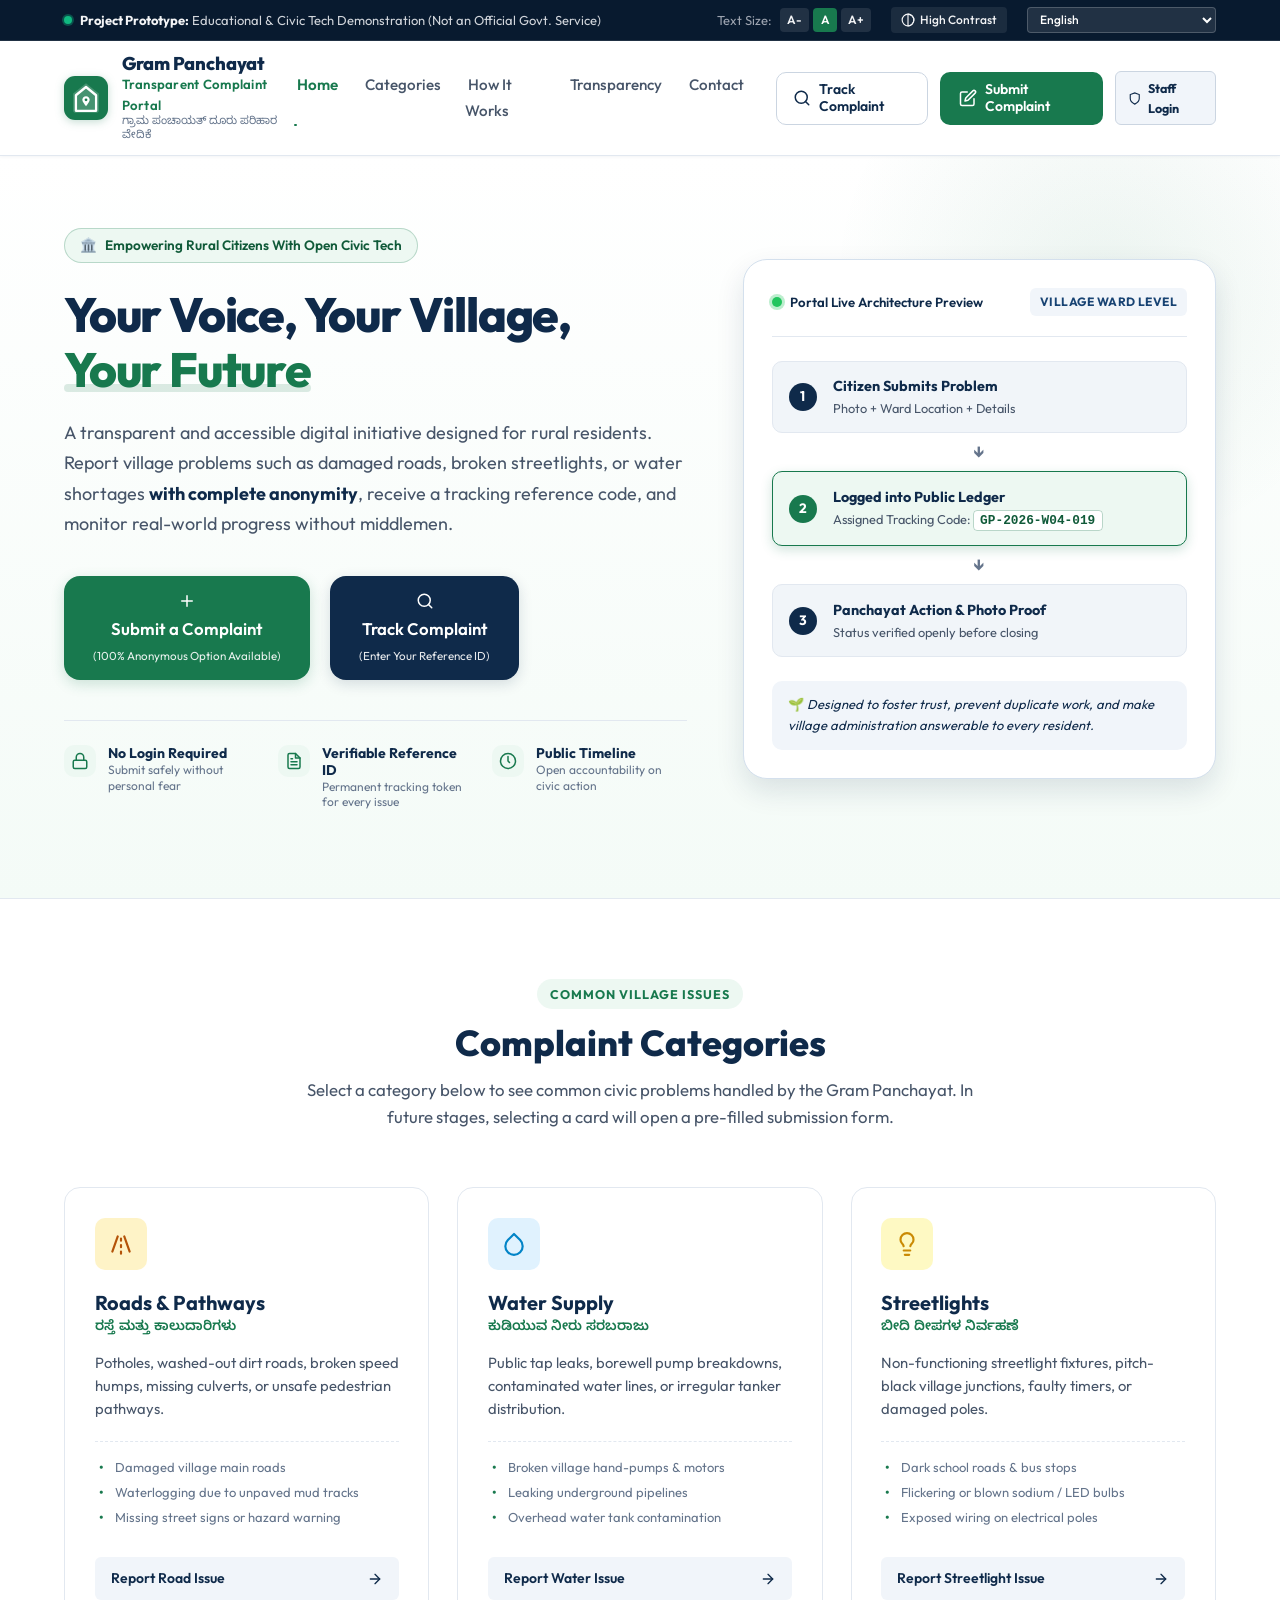
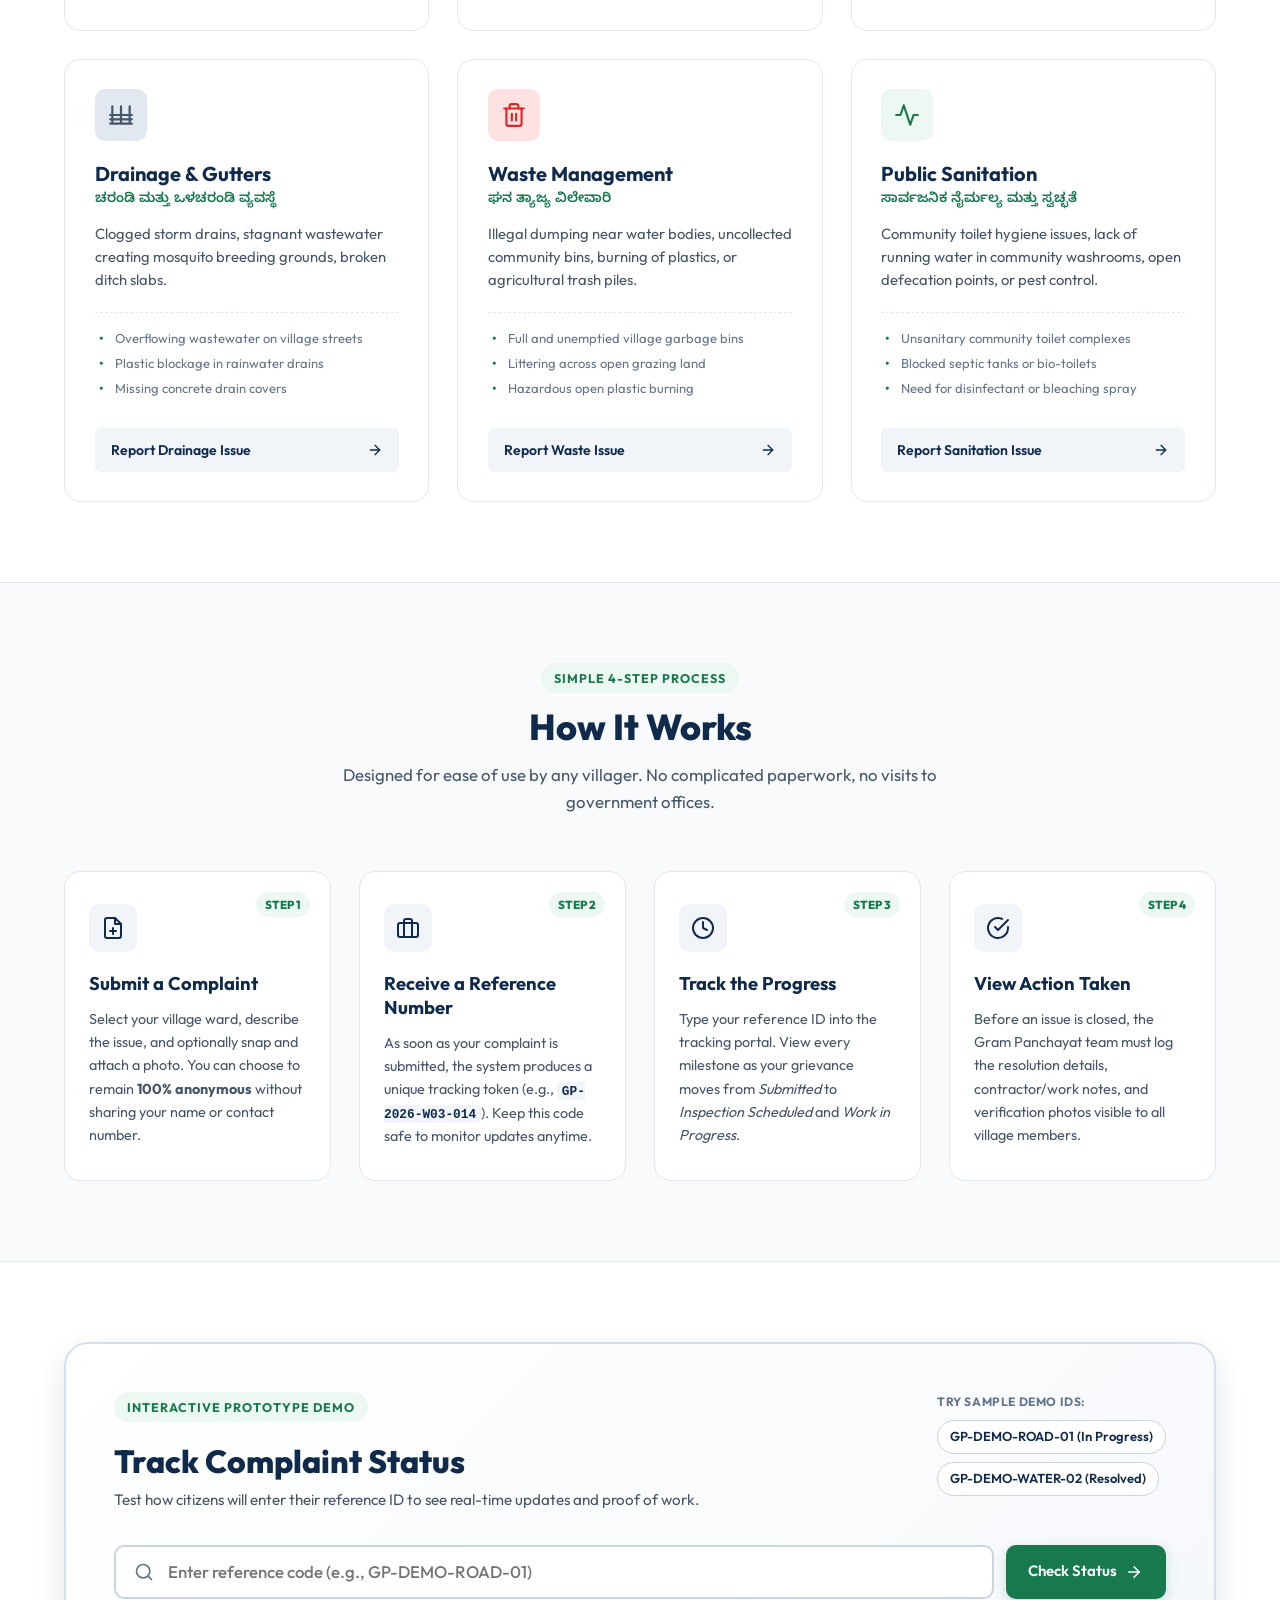
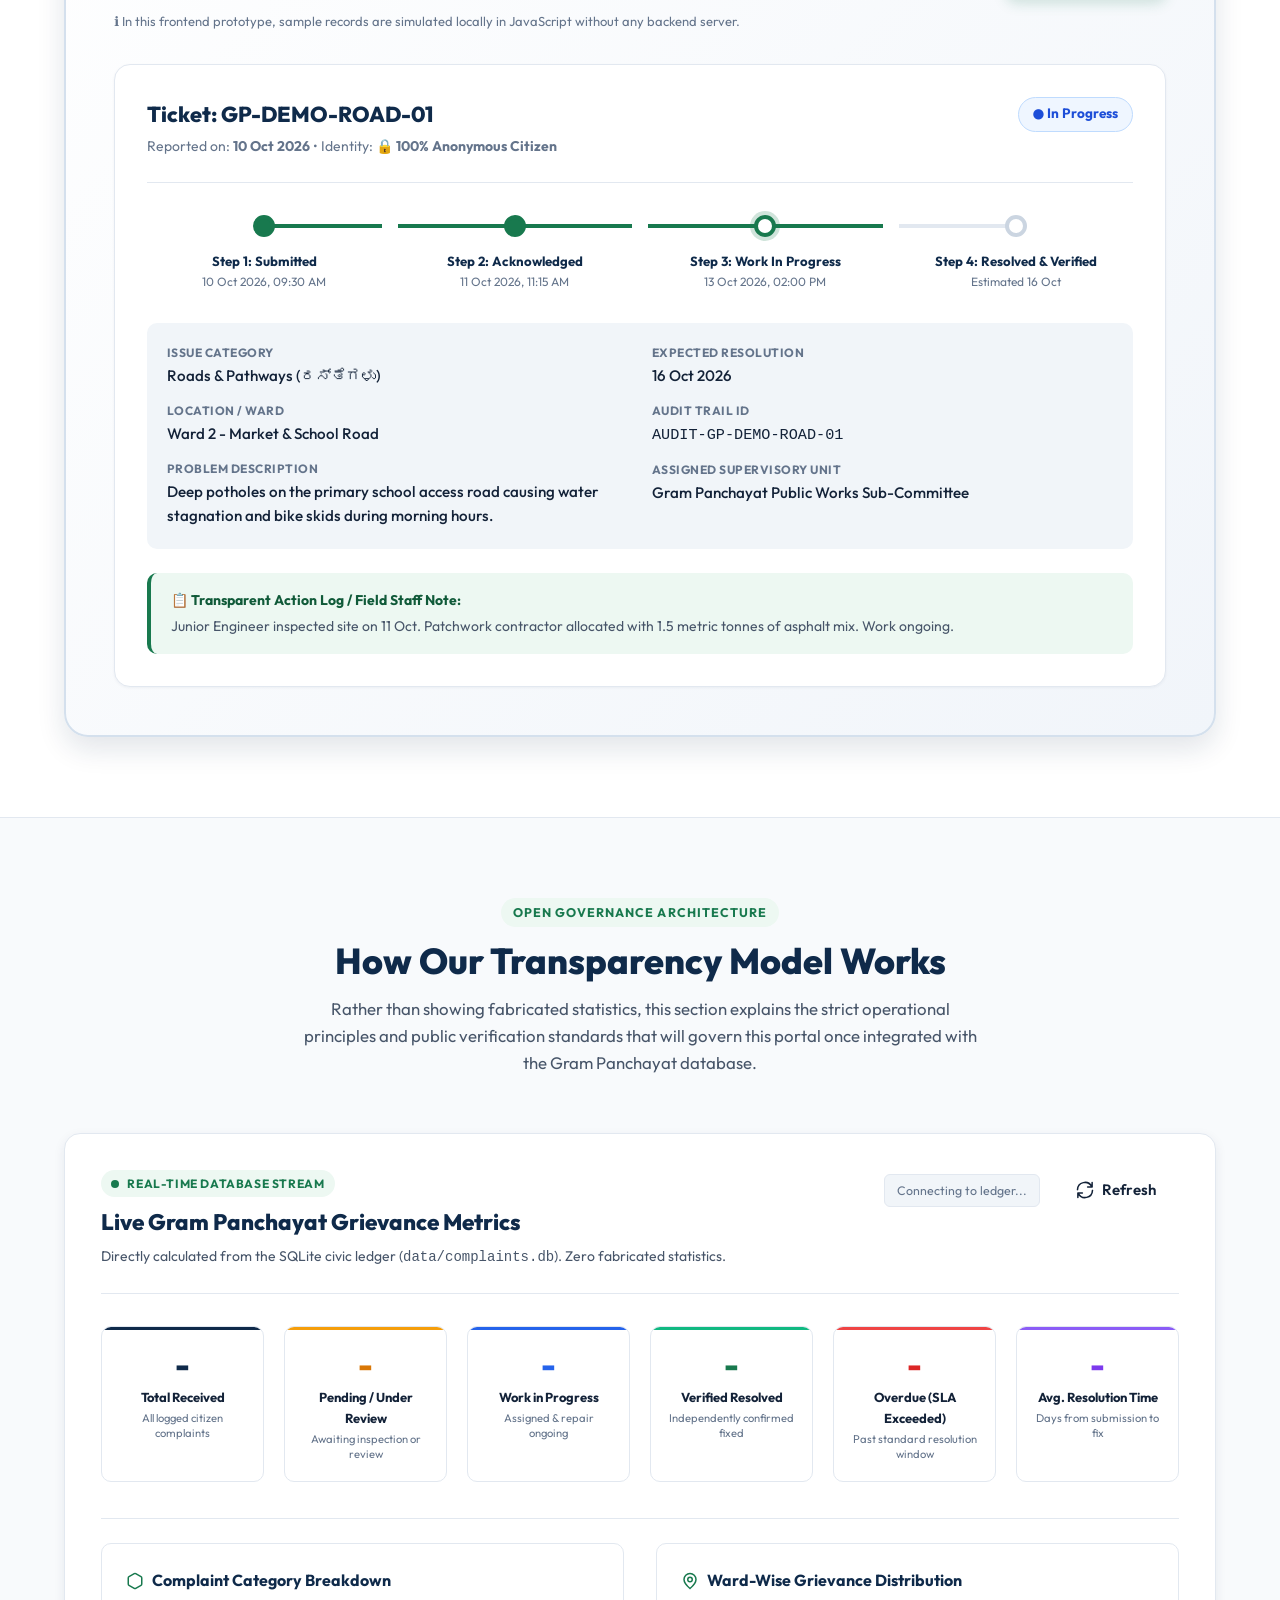
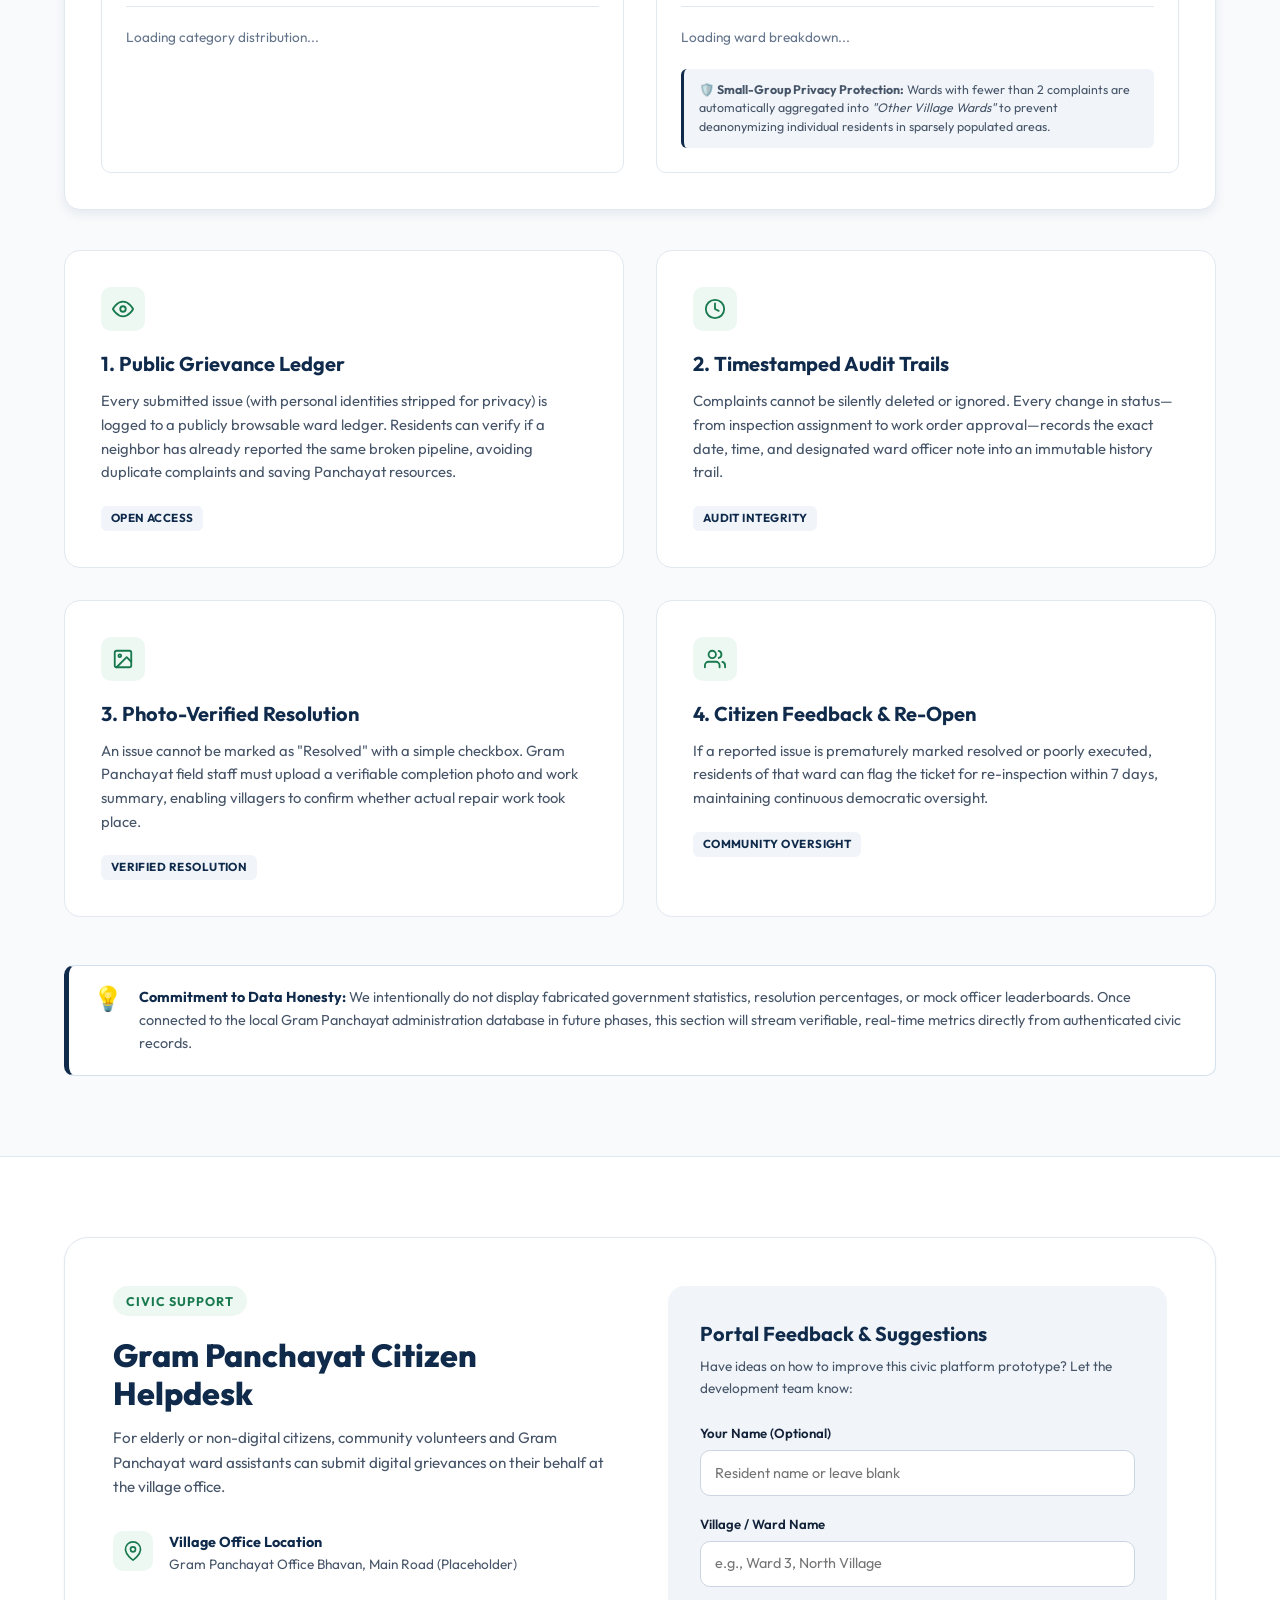
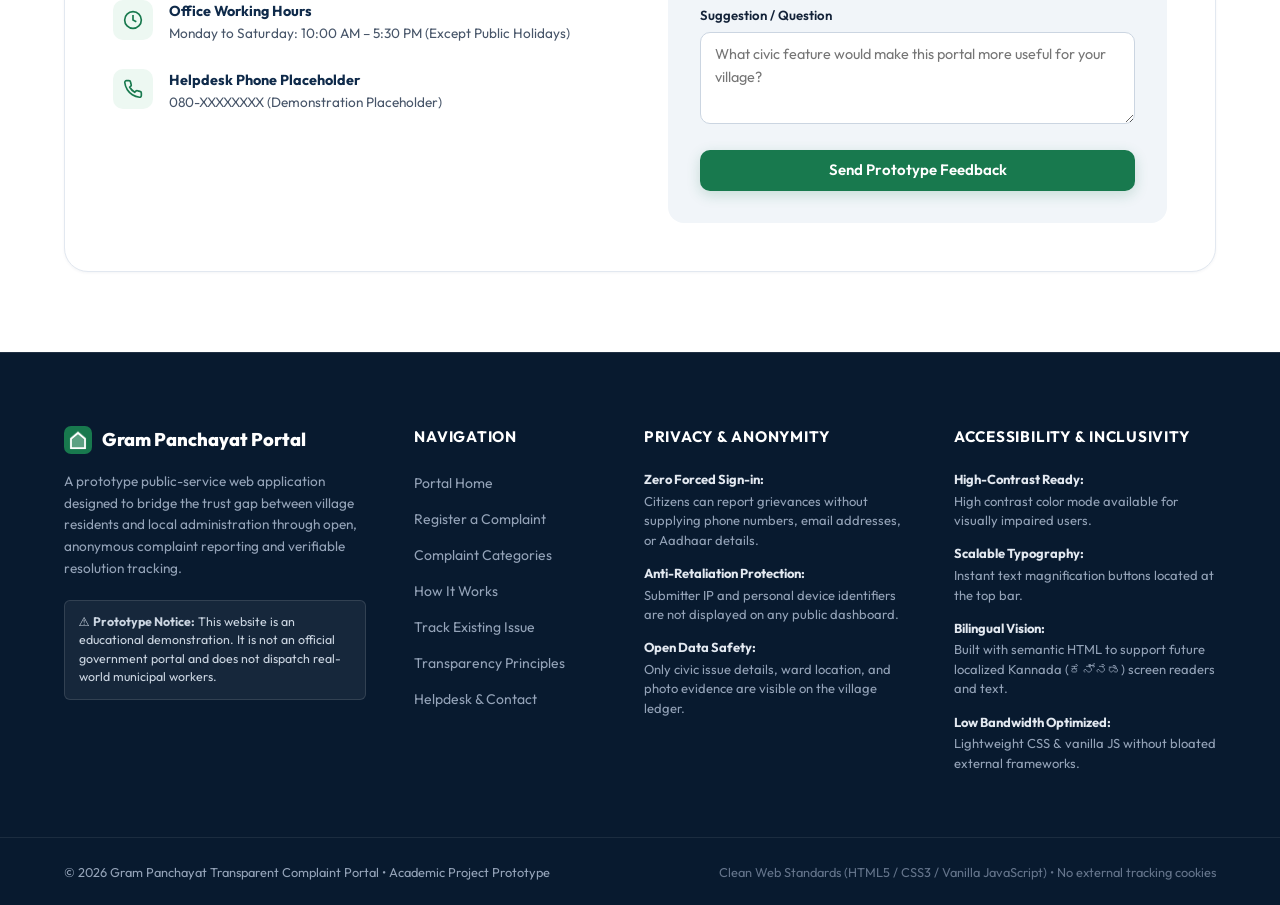
<file: GrampanchayathPortal/index.html>
<!DOCTYPE html>
<html lang="en">
<head>
  <meta charset="UTF-8">
  <meta name="viewport" content="width=device-width, initial-scale=1.0">
  <meta name="description" content="Gram Panchayat Transparent Complaint Portal - A community-first prototype empowering citizens to report rural civic issues anonymously and track resolution progress openly.">
  <title>Gram Panchayat Transparent Complaint Portal | ಗ್ರಾಮ ಪಂಚಾಯತ್ ದೂರು ಪೋರ್ಟಲ್</title>

  <!-- Google Fonts for modern typography & Kannada script support -->
  <link rel="preconnect" href="https://fonts.googleapis.com">
  <link rel="preconnect" href="https://fonts.gstatic.com" crossorigin>
  <link href="https://fonts.googleapis.com/css2?family=Outfit:wght@300;400;500;600;700;800&family=Noto+Sans+Kannada:wght@400;600;700&display=swap" rel="stylesheet">

  <!-- Main Stylesheet -->
  <link rel="stylesheet" href="style.css">
</head>
<body id="top">

  <!-- TOP ACCESSIBILITY & PROTOTYPE NOTICE BAR -->
  <aside class="top-announcement" aria-label="Prototype announcement and accessibility bar">
    <div class="container announcement-content">
      <div class="prototype-tag">
        <span class="badge-dot" aria-hidden="true"></span>
        <span class="badge-text"><strong>Project Prototype:</strong> Educational &amp; Civic Tech Demonstration (Not an Official Govt. Service)</span>
      </div>

      <div class="top-controls">
        <!-- Accessibility Font Controls -->
        <div class="font-resizer" role="group" aria-label="Adjust font size">
          <span class="ctrl-label" id="font-ctrl-label">Text Size:</span>
          <button type="button" id="btn-font-decrease" class="ctrl-btn" aria-label="Decrease text size" title="Smaller font">A-</button>
          <button type="button" id="btn-font-reset" class="ctrl-btn active" aria-label="Reset text size" title="Standard font">A</button>
          <button type="button" id="btn-font-increase" class="ctrl-btn" aria-label="Increase text size" title="Larger font">A+</button>
        </div>

        <!-- High Contrast Mode Toggle -->
        <button type="button" id="btn-contrast-toggle" class="contrast-btn" aria-pressed="false" title="Switch high contrast mode for readability">
          <svg class="icon" viewBox="0 0 24 24" fill="none" stroke="currentColor" stroke-width="2" stroke-linecap="round" stroke-linejoin="round" aria-hidden="true"><circle cx="12" cy="12" r="10"></circle><path d="M12 2a10 10 0 0 1 0 20Z"></path></svg>
          <span>High Contrast</span>
        </button>

        <!-- Future Language Switcher Demo (English / Kannada) -->
        <div class="lang-switch-wrap">
          <label for="lang-selector" class="sr-only">Select Portal Language</label>
          <select id="lang-selector" class="lang-select" aria-label="Language selector">
            <option value="en" selected>English</option>
            <option value="kn">ಕನ್ನಡ (Kannada Preview)</option>
          </select>
        </div>
      </div>
    </div>
  </aside>

  <!-- 1. HEADER & MAIN NAVIGATION -->
  <header class="site-header" id="main-header">
    <div class="container nav-container">
      <!-- Portal Branding -->
      <a href="#top" class="brand-link" aria-label="Gram Panchayat Complaint Portal Home">
        <div class="brand-emblem" aria-hidden="true">
          <!-- Stylized Village Community Icon (Non-governmental civic emblem) -->
          <svg viewBox="0 0 48 48" fill="none" class="emblem-svg">
            <rect width="48" height="48" rx="12" fill="#18794e"/>
            <path d="M24 8L10 19V38C10 39.1 10.9 40 12 40H36C37.1 40 38 39.1 38 38V19L24 8Z" fill="#ffffff" fill-opacity="0.2"/>
            <path d="M24 12L13 21V38H35V21L24 12Z" stroke="#ffffff" stroke-width="2.5" stroke-linejoin="round"/>
            <path d="M24 22C21.79 22 20 23.79 20 26C20 28.5 24 33 24 33C24 33 28 28.5 28 26C28 23.79 26.21 22 24 22Z" fill="#ffffff"/>
            <circle cx="24" cy="26" r="1.5" fill="#18794e"/>
          </svg>
        </div>
        <div class="brand-text">
          <span class="brand-title">Gram Panchayat</span>
          <span class="brand-subtitle">Transparent Complaint Portal</span>
          <span class="brand-kannada" lang="kn">ಗ್ರಾಮ ಪಂಚಾಯತ್ ದೂರು ಪರಿಹಾರ ವೇದಿಕೆ</span>
        </div>
      </a>

      <!-- Mobile Navigation Hamburger -->
      <button type="button" class="nav-toggle" id="nav-toggle-btn" aria-controls="primary-nav" aria-expanded="false" aria-label="Toggle navigation menu">
        <span class="hamburger-bar"></span>
        <span class="hamburger-bar"></span>
        <span class="hamburger-bar"></span>
      </button>

      <!-- Primary Navigation Links -->
      <nav class="primary-nav" id="primary-nav" aria-label="Main Navigation">
        <ul class="nav-list">
          <li class="nav-item"><a href="#top" class="nav-link active">Home</a></li>
          <li class="nav-item"><a href="#categories" class="nav-link">Categories</a></li>
          <li class="nav-item"><a href="#how-it-works" class="nav-link">How It Works</a></li>
          <li class="nav-item"><a href="#transparency" class="nav-link">Transparency</a></li>
          <li class="nav-item"><a href="#contact" class="nav-link">Contact</a></li>
        </ul>

        <div class="nav-actions">
          <a href="#tracking-demo" class="btn btn-outline-nav">
            <svg class="btn-icon" viewBox="0 0 24 24" fill="none" stroke="currentColor" stroke-width="2" stroke-linecap="round" stroke-linejoin="round" aria-hidden="true"><circle cx="11" cy="11" r="8"></circle><line x1="21" y1="21" x2="16.65" y2="16.65"></line></svg>
            <span>Track Complaint</span>
          </a>
          <a href="submit-complaint.html" class="btn btn-primary-nav" id="btn-nav-submit">
            <svg class="btn-icon" viewBox="0 0 24 24" fill="none" stroke="currentColor" stroke-width="2" stroke-linecap="round" stroke-linejoin="round" aria-hidden="true"><path d="M11 4H4a2 2 0 0 0-2 2v14a2 2 0 0 0 2 2h14a2 2 0 0 0 2-2v-7"></path><path d="M18.5 2.5a2.121 2.121 0 0 1 3 3L12 15l-4 1 1-4 9.5-9.5z"></path></svg>
            <span>Submit Complaint</span>
          </a>
          <a href="admin.html" class="btn-official-portal" title="Authorized Panchayat Staff & Officer Login">
            <svg width="15" height="15" viewBox="0 0 24 24" fill="none" stroke="currentColor" stroke-width="2"><path d="M12 22s8-4 8-10V5l-8-3-8 3v7c0 6 8 10 8 10z"/></svg>
            <span>Staff Login</span>
          </a>
        </div>
      </nav>
    </div>
  </header>

  <main>
    <!-- 2. HERO SECTION -->
    <section class="hero-section" id="hero" aria-labelledby="hero-title">
      <div class="hero-bg-accent" aria-hidden="true"></div>
      <div class="container hero-container">
        
        <div class="hero-content">
          <div class="hero-badge">
            <span class="icon-tag" aria-hidden="true">🏛️</span>
            <span>Empowering Rural Citizens With Open Civic Tech</span>
          </div>

          <h1 id="hero-title" class="hero-heading">
            Your Voice, Your Village, <span class="highlight-text">Your Future</span>
          </h1>

          <p class="hero-description">
            A transparent and accessible digital initiative designed for rural residents.
            Report village problems such as damaged roads, broken streetlights, or water shortages
            <strong>with complete anonymity</strong>, receive a tracking reference code, and monitor real-world progress without middlemen.
          </p>

          <!-- Core Call to Action Buttons -->
          <div class="hero-buttons">
            <a href="submit-complaint.html" class="btn btn-primary btn-lg" id="hero-submit-btn">
              <svg class="btn-icon" viewBox="0 0 24 24" fill="none" stroke="currentColor" stroke-width="2" stroke-linecap="round" stroke-linejoin="round" aria-hidden="true"><path d="M12 5v14M5 12h14"/></svg>
              <span>Submit a Complaint</span>
              <small class="btn-subtext">(100% Anonymous Option Available)</small>
            </a>

            <a href="#tracking-demo" class="btn btn-secondary btn-lg" id="hero-track-btn">
              <svg class="btn-icon" viewBox="0 0 24 24" fill="none" stroke="currentColor" stroke-width="2" stroke-linecap="round" stroke-linejoin="round" aria-hidden="true"><circle cx="11" cy="11" r="8"></circle><line x1="21" y1="21" x2="16.65" y2="16.65"></line></svg>
              <span>Track Complaint</span>
              <small class="btn-subtext">(Enter Your Reference ID)</small>
            </a>
          </div>

          <!-- Trust & Usability Highlights -->
          <div class="hero-trust-indicators" aria-label="Portal key features">
            <div class="trust-item">
              <div class="trust-icon" aria-hidden="true">
                <svg viewBox="0 0 24 24" fill="none" stroke="currentColor" stroke-width="2" stroke-linecap="round" stroke-linejoin="round"><rect x="3" y="11" width="18" height="11" rx="2" ry="2"></rect><path d="M7 11V7a5 5 0 0 1 10 0v4"></path></svg>
              </div>
              <div class="trust-text">
                <strong>No Login Required</strong>
                <span>Submit safely without personal fear</span>
              </div>
            </div>

            <div class="trust-item">
              <div class="trust-icon" aria-hidden="true">
                <svg viewBox="0 0 24 24" fill="none" stroke="currentColor" stroke-width="2" stroke-linecap="round" stroke-linejoin="round"><path d="M14 2H6a2 2 0 0 0-2 2v16a2 2 0 0 0 2 2h12a2 2 0 0 0 2-2V8z"></path><polyline points="14 2 14 8 20 8"></polyline><line x1="16" y1="13" x2="8" y2="13"></line><line x1="16" y1="17" x2="8" y2="17"></line><polyline points="10 9 9 9 8 9"></polyline></svg>
              </div>
              <div class="trust-text">
                <strong>Verifiable Reference ID</strong>
                <span>Permanent tracking token for every issue</span>
              </div>
            </div>

            <div class="trust-item">
              <div class="trust-icon" aria-hidden="true">
                <svg viewBox="0 0 24 24" fill="none" stroke="currentColor" stroke-width="2" stroke-linecap="round" stroke-linejoin="round"><circle cx="12" cy="12" r="10"></circle><polyline points="12 6 12 12 14 14"></polyline></svg>
              </div>
              <div class="trust-text">
                <strong>Public Timeline</strong>
                <span>Open accountability on civic action</span>
              </div>
            </div>
          </div>

        </div>

        <!-- Hero Visual / Overview Card -->
        <div class="hero-visual">
          <div class="civic-card-preview" role="region" aria-label="Civic portal interface overview">
            <div class="preview-header">
              <div class="status-indicator">
                <span class="status-live-pulse" aria-hidden="true"></span>
                <span>Portal Live Architecture Preview</span>
              </div>
              <span class="preview-badge">Village Ward Level</span>
            </div>

            <div class="preview-body">
              <div class="preview-step-box">
                <div class="step-num-pill">1</div>
                <div class="step-desc">
                  <strong>Citizen Submits Problem</strong>
                  <span>Photo + Ward Location + Details</span>
                </div>
              </div>
              <div class="flow-connector" aria-hidden="true">↓</div>
              <div class="preview-step-box active-glow">
                <div class="step-num-pill">2</div>
                <div class="step-desc">
                  <strong>Logged into Public Ledger</strong>
                  <span>Assigned Tracking Code: <code>GP-2026-W04-019</code></span>
                </div>
              </div>
              <div class="flow-connector" aria-hidden="true">↓</div>
              <div class="preview-step-box">
                <div class="step-num-pill">3</div>
                <div class="step-desc">
                  <strong>Panchayat Action &amp; Photo Proof</strong>
                  <span>Status verified openly before closing</span>
                </div>
              </div>
            </div>

            <div class="preview-footer-note">
              <p>🌱 <em>Designed to foster trust, prevent duplicate work, and make village administration answerable to every resident.</em></p>
            </div>
          </div>
        </div>

      </div>
    </section>

    <!-- 3. COMPLAINT CATEGORIES SECTION -->
    <section class="section categories-section" id="categories" aria-labelledby="categories-title">
      <div class="container">
        <div class="section-header text-center">
          <div class="section-tag">Common Village Issues</div>
          <h2 id="categories-title" class="section-title">Complaint Categories</h2>
          <p class="section-subtitle">
            Select a category below to see common civic problems handled by the Gram Panchayat.
            In future stages, selecting a card will open a pre-filled submission form.
          </p>
        </div>

        <div class="category-grid" role="list">
          
          <!-- Category 1: Roads -->
          <article class="category-card" role="listitem" data-category="roads">
            <div class="cat-icon-wrap cat-icon-roads" aria-hidden="true">
              <svg viewBox="0 0 24 24" fill="none" stroke="currentColor" stroke-width="2" stroke-linecap="round" stroke-linejoin="round">
                <path d="M4 19L9 5M15 5L20 19M12 7V9M12 13V15M12 19V21"></path>
              </svg>
            </div>
            <div class="cat-header">
              <h3 class="cat-title">Roads &amp; Pathways</h3>
              <span class="cat-kannada" lang="kn">ರಸ್ತೆ ಮತ್ತು ಕಾಲುದಾರಿಗಳು</span>
            </div>
            <p class="cat-desc">
              Potholes, washed-out dirt roads, broken speed humps, missing culverts, or unsafe pedestrian pathways.
            </p>
            <ul class="cat-examples" aria-label="Typical road issues">
              <li>Damaged village main roads</li>
              <li>Waterlogging due to unpaved mud tracks</li>
              <li>Missing street signs or hazard warning</li>
            </ul>
            <a href="submit-complaint.html?category=roads" class="btn-category-action">
              <span>Report Road Issue</span>
              <svg viewBox="0 0 24 24" fill="none" stroke="currentColor" stroke-width="2" stroke-linecap="round" stroke-linejoin="round" aria-hidden="true"><line x1="5" y1="12" x2="19" y2="12"></line><polyline points="12 5 19 12 12 19"></polyline></svg>
            </a>
          </article>

          <!-- Category 2: Water Supply -->
          <article class="category-card" role="listitem" data-category="water">
            <div class="cat-icon-wrap cat-icon-water" aria-hidden="true">
              <svg viewBox="0 0 24 24" fill="none" stroke="currentColor" stroke-width="2" stroke-linecap="round" stroke-linejoin="round">
                <path d="M12 2.69l5.66 5.66a8 8 0 1 1-11.31 0z"></path>
              </svg>
            </div>
            <div class="cat-header">
              <h3 class="cat-title">Water Supply</h3>
              <span class="cat-kannada" lang="kn">ಕುಡಿಯುವ ನೀರು ಸರಬರಾಜು</span>
            </div>
            <p class="cat-desc">
              Public tap leaks, borewell pump breakdowns, contaminated water lines, or irregular tanker distribution.
            </p>
            <ul class="cat-examples" aria-label="Typical water issues">
              <li>Broken village hand-pumps &amp; motors</li>
              <li>Leaking underground pipelines</li>
              <li>Overhead water tank contamination</li>
            </ul>
            <a href="submit-complaint.html?category=water" class="btn-category-action">
              <span>Report Water Issue</span>
              <svg viewBox="0 0 24 24" fill="none" stroke="currentColor" stroke-width="2" stroke-linecap="round" stroke-linejoin="round" aria-hidden="true"><line x1="5" y1="12" x2="19" y2="12"></line><polyline points="12 5 19 12 12 19"></polyline></svg>
            </a>
          </article>

          <!-- Category 3: Streetlights -->
          <article class="category-card" role="listitem" data-category="streetlights">
            <div class="cat-icon-wrap cat-icon-streetlights" aria-hidden="true">
              <svg viewBox="0 0 24 24" fill="none" stroke="currentColor" stroke-width="2" stroke-linecap="round" stroke-linejoin="round">
                <line x1="9" y1="18" x2="15" y2="18"></line>
                <line x1="10" y1="22" x2="14" y2="22"></line>
                <path d="M15.09 14c.18-.98.65-1.74 1.41-2.5A4.65 4.65 0 0 0 18 8 6 6 0 0 0 6 8c0 1 .23 2.23 1.5 3.5A4.61 4.61 0 0 1 8.91 14"></path>
              </svg>
            </div>
            <div class="cat-header">
              <h3 class="cat-title">Streetlights</h3>
              <span class="cat-kannada" lang="kn">ಬೀದಿ ದೀಪಗಳ ನಿರ್ವಹಣೆ</span>
            </div>
            <p class="cat-desc">
              Non-functioning streetlight fixtures, pitch-black village junctions, faulty timers, or damaged poles.
            </p>
            <ul class="cat-examples" aria-label="Typical streetlight issues">
              <li>Dark school roads &amp; bus stops</li>
              <li>Flickering or blown sodium / LED bulbs</li>
              <li>Exposed wiring on electrical poles</li>
            </ul>
            <a href="submit-complaint.html?category=streetlights" class="btn-category-action">
              <span>Report Streetlight Issue</span>
              <svg viewBox="0 0 24 24" fill="none" stroke="currentColor" stroke-width="2" stroke-linecap="round" stroke-linejoin="round" aria-hidden="true"><line x1="5" y1="12" x2="19" y2="12"></line><polyline points="12 5 19 12 12 19"></polyline></svg>
            </a>
          </article>

          <!-- Category 4: Drainage -->
          <article class="category-card" role="listitem" data-category="drainage">
            <div class="cat-icon-wrap cat-icon-drainage" aria-hidden="true">
              <svg viewBox="0 0 24 24" fill="none" stroke="currentColor" stroke-width="2" stroke-linecap="round" stroke-linejoin="round">
                <path d="M2 12h20M2 16h20M2 20h20M4 4v16M20 4v16M12 4v16"></path>
              </svg>
            </div>
            <div class="cat-header">
              <h3 class="cat-title">Drainage &amp; Gutters</h3>
              <span class="cat-kannada" lang="kn">ಚರಂಡಿ ಮತ್ತು ಒಳಚರಂಡಿ ವ್ಯವಸ್ಥೆ</span>
            </div>
            <p class="cat-desc">
              Clogged storm drains, stagnant wastewater creating mosquito breeding grounds, broken ditch slabs.
            </p>
            <ul class="cat-examples" aria-label="Typical drainage issues">
              <li>Overflowing wastewater on village streets</li>
              <li>Plastic blockage in rainwater drains</li>
              <li>Missing concrete drain covers</li>
            </ul>
            <a href="submit-complaint.html?category=drainage" class="btn-category-action">
              <span>Report Drainage Issue</span>
              <svg viewBox="0 0 24 24" fill="none" stroke="currentColor" stroke-width="2" stroke-linecap="round" stroke-linejoin="round" aria-hidden="true"><line x1="5" y1="12" x2="19" y2="12"></line><polyline points="12 5 19 12 12 19"></polyline></svg>
            </a>
          </article>

          <!-- Category 5: Waste Management -->
          <article class="category-card" role="listitem" data-category="waste">
            <div class="cat-icon-wrap cat-icon-waste" aria-hidden="true">
              <svg viewBox="0 0 24 24" fill="none" stroke="currentColor" stroke-width="2" stroke-linecap="round" stroke-linejoin="round">
                <polyline points="3 6 5 6 21 6"></polyline>
                <path d="M19 6v14a2 2 0 0 1-2 2H7a2 2 0 0 1-2-2V6m3 0V4a2 2 0 0 1 2-2h4a2 2 0 0 1 2 2v2"></path>
                <line x1="10" y1="11" x2="10" y2="17"></line>
                <line x1="14" y1="11" x2="14" y2="17"></line>
              </svg>
            </div>
            <div class="cat-header">
              <h3 class="cat-title">Waste Management</h3>
              <span class="cat-kannada" lang="kn">ಘನ ತ್ಯಾಜ್ಯ ವಿಲೇವಾರಿ</span>
            </div>
            <p class="cat-desc">
              Illegal dumping near water bodies, uncollected community bins, burning of plastics, or agricultural trash piles.
            </p>
            <ul class="cat-examples" aria-label="Typical waste issues">
              <li>Full and unemptied village garbage bins</li>
              <li>Littering across open grazing land</li>
              <li>Hazardous open plastic burning</li>
            </ul>
            <a href="submit-complaint.html?category=waste" class="btn-category-action">
              <span>Report Waste Issue</span>
              <svg viewBox="0 0 24 24" fill="none" stroke="currentColor" stroke-width="2" stroke-linecap="round" stroke-linejoin="round" aria-hidden="true"><line x1="5" y1="12" x2="19" y2="12"></line><polyline points="12 5 19 12 12 19"></polyline></svg>
            </a>
          </article>

          <!-- Category 6: Public Sanitation -->
          <article class="category-card" role="listitem" data-category="sanitation">
            <div class="cat-icon-wrap cat-icon-sanitation" aria-hidden="true">
              <svg viewBox="0 0 24 24" fill="none" stroke="currentColor" stroke-width="2" stroke-linecap="round" stroke-linejoin="round">
                <path d="M22 12h-4l-3 9L9 3l-3 9H2"></path>
              </svg>
            </div>
            <div class="cat-header">
              <h3 class="cat-title">Public Sanitation</h3>
              <span class="cat-kannada" lang="kn">ಸಾರ್ವಜನಿಕ ನೈರ್ಮಲ್ಯ ಮತ್ತು ಸ್ವಚ್ಛತೆ</span>
            </div>
            <p class="cat-desc">
              Community toilet hygiene issues, lack of running water in community washrooms, open defecation points, or pest control.
            </p>
            <ul class="cat-examples" aria-label="Typical sanitation issues">
              <li>Unsanitary community toilet complexes</li>
              <li>Blocked septic tanks or bio-toilets</li>
              <li>Need for disinfectant or bleaching spray</li>
            </ul>
            <a href="submit-complaint.html?category=sanitation" class="btn-category-action">
              <span>Report Sanitation Issue</span>
              <svg viewBox="0 0 24 24" fill="none" stroke="currentColor" stroke-width="2" stroke-linecap="round" stroke-linejoin="round" aria-hidden="true"><line x1="5" y1="12" x2="19" y2="12"></line><polyline points="12 5 19 12 12 19"></polyline></svg>
            </a>
          </article>

        </div>
      </div>
    </section>

    <!-- 4. HOW IT WORKS SECTION -->
    <section class="section how-section" id="how-it-works" aria-labelledby="how-title">
      <div class="container">
        <div class="section-header text-center">
          <div class="section-tag">Simple 4-Step Process</div>
          <h2 id="how-title" class="section-title">How It Works</h2>
          <p class="section-subtitle">
            Designed for ease of use by any villager. No complicated paperwork, no visits to government offices.
          </p>
        </div>

        <div class="steps-grid">
          <!-- Step 1 -->
          <div class="step-card">
            <div class="step-badge">Step 1</div>
            <div class="step-icon" aria-hidden="true">
              <svg viewBox="0 0 24 24" fill="none" stroke="currentColor" stroke-width="2" stroke-linecap="round" stroke-linejoin="round">
                <path d="M14 2H6a2 2 0 0 0-2 2v16a2 2 0 0 0 2 2h12a2 2 0 0 0 2-2V8z"></path>
                <polyline points="14 2 14 8 20 8"></polyline>
                <line x1="12" y1="18" x2="12" y2="12"></line>
                <line x1="9" y1="15" x2="15" y2="15"></line>
              </svg>
            </div>
            <h3 class="step-title">Submit a Complaint</h3>
            <p class="step-text">
              Select your village ward, describe the issue, and optionally snap and attach a photo. You can choose to remain <strong>100% anonymous</strong> without sharing your name or contact number.
            </p>
          </div>

          <!-- Step 2 -->
          <div class="step-card">
            <div class="step-badge">Step 2</div>
            <div class="step-icon" aria-hidden="true">
              <svg viewBox="0 0 24 24" fill="none" stroke="currentColor" stroke-width="2" stroke-linecap="round" stroke-linejoin="round">
                <rect x="2" y="7" width="20" height="14" rx="2" ry="2"></rect>
                <path d="M16 21V5a2 2 0 0 0-2-2h-4a2 2 0 0 0-2 2v16"></path>
              </svg>
            </div>
            <h3 class="step-title">Receive a Reference Number</h3>
            <p class="step-text">
              As soon as your complaint is submitted, the system produces a unique tracking token (e.g., <code>GP-2026-W03-014</code>). Keep this code safe to monitor updates anytime.
            </p>
          </div>

          <!-- Step 3 -->
          <div class="step-card">
            <div class="step-badge">Step 3</div>
            <div class="step-icon" aria-hidden="true">
              <svg viewBox="0 0 24 24" fill="none" stroke="currentColor" stroke-width="2" stroke-linecap="round" stroke-linejoin="round">
                <circle cx="12" cy="12" r="10"></circle>
                <polyline points="12 6 12 12 16 14"></polyline>
              </svg>
            </div>
            <h3 class="step-title">Track the Progress</h3>
            <p class="step-text">
              Type your reference ID into the tracking portal. View every milestone as your grievance moves from <em>Submitted</em> to <em>Inspection Scheduled</em> and <em>Work in Progress</em>.
            </p>
          </div>

          <!-- Step 4 -->
          <div class="step-card">
            <div class="step-badge">Step 4</div>
            <div class="step-icon" aria-hidden="true">
              <svg viewBox="0 0 24 24" fill="none" stroke="currentColor" stroke-width="2" stroke-linecap="round" stroke-linejoin="round">
                <path d="M22 11.08V12a10 10 0 1 1-5.93-9.14"></path>
                <polyline points="22 4 12 14.01 9 11.01"></polyline>
              </svg>
            </div>
            <h3 class="step-title">View Action Taken</h3>
            <p class="step-text">
              Before an issue is closed, the Gram Panchayat team must log the resolution details, contractor/work notes, and verification photos visible to all village members.
            </p>
          </div>
        </div>
      </div>
    </section>

    <!-- INTERACTIVE TRACKING PREVIEW (SIMULATOR FOR PROTOTYPE DEMO) -->
    <section class="section track-preview-section" id="tracking-demo" aria-labelledby="track-title">
      <div class="container">
        <div class="track-box">
          <div class="track-box-header">
            <div class="track-box-titles">
              <span class="section-tag">Interactive Prototype Demo</span>
              <h2 id="track-title" class="track-heading">Track Complaint Status</h2>
              <p class="track-sub">Test how citizens will enter their reference ID to see real-time updates and proof of work.</p>
            </div>
            <div class="sample-pill-group">
              <span class="sample-label">Try sample demo IDs:</span>
              <button type="button" class="btn-sample-id" data-sample-id="GP-DEMO-ROAD-01">GP-DEMO-ROAD-01 (In Progress)</button>
              <button type="button" class="btn-sample-id" data-sample-id="GP-DEMO-WATER-02">GP-DEMO-WATER-02 (Resolved)</button>
            </div>
          </div>

          <!-- Search Form -->
          <form class="track-search-form" id="track-search-form" onsubmit="return false;">
            <div class="input-with-button">
              <label for="tracking-input" class="sr-only">Enter Reference ID</label>
              <div class="input-icon-wrap">
                <svg class="search-input-icon" viewBox="0 0 24 24" fill="none" stroke="currentColor" stroke-width="2" stroke-linecap="round" stroke-linejoin="round" aria-hidden="true"><circle cx="11" cy="11" r="8"></circle><line x1="21" y1="21" x2="16.65" y2="16.65"></line></svg>
                <input type="text" id="tracking-input" class="track-input" placeholder="Enter reference code (e.g., GP-DEMO-ROAD-01)" autocomplete="off">
              </div>
              <button type="button" id="btn-search-tracking" class="btn btn-primary">
                <span>Check Status</span>
                <svg class="btn-icon" viewBox="0 0 24 24" fill="none" stroke="currentColor" stroke-width="2" stroke-linecap="round" stroke-linejoin="round" aria-hidden="true"><line x1="5" y1="12" x2="19" y2="12"></line><polyline points="12 5 19 12 12 19"></polyline></svg>
              </button>
            </div>
            <p class="track-hint">
              ℹ️ In this frontend prototype, sample records are simulated locally in JavaScript without any backend server.
            </p>
          </form>

          <!-- Tracking Result Container (Dynamically updated by script.js) -->
          <div id="tracking-result-panel" class="tracking-result-panel" aria-live="polite">
            <!-- Default preview state loaded by JavaScript -->
          </div>
        </div>
      </div>
    </section>

    <!-- 5. TRANSPARENCY & ACCOUNTABILITY SECTION -->
    <section class="section transparency-section" id="transparency" aria-labelledby="transparency-title">
      <div class="container">
        <div class="section-header text-center">
          <div class="section-tag">Open Governance Architecture</div>
          <h2 id="transparency-title" class="section-title">How Our Transparency Model Works</h2>
          <p class="section-subtitle">
            Rather than showing fabricated statistics, this section explains the strict operational principles
            and public verification standards that will govern this portal once integrated with the Gram Panchayat database.
          </p>
        </div>

        <!-- LIVE DATABASE TRANSPARENCY DASHBOARD (STAGE 5 REAL METRICS) -->
        <div class="live-transparency-card" id="live-transparency-card">
          <div class="live-card-header">
            <div class="live-header-titles">
              <div class="live-status-pill">
                <span class="live-pulse-dot" aria-hidden="true"></span>
                <span>Real-Time Database Stream</span>
              </div>
              <h3 class="live-stats-title">Live Gram Panchayat Grievance Metrics</h3>
              <p class="live-stats-sub">
                Directly calculated from the SQLite civic ledger (<code>data/complaints.db</code>). Zero fabricated statistics.
              </p>
            </div>
            <div class="live-header-actions">
              <span class="last-updated-tag" id="stats-last-updated">Connecting to ledger...</span>
              <button type="button" id="btn-refresh-stats" class="btn btn-sm btn-outline" title="Refresh live statistics from database">
                <svg class="btn-icon" viewBox="0 0 24 24" fill="none" stroke="currentColor" stroke-width="2" stroke-linecap="round" stroke-linejoin="round" aria-hidden="true"><path d="M21.5 2v6h-6M2.5 22v-6h6M2 11.5a10 10 0 0 1 18.8-4.3M22 12.5a10 10 0 0 1-18.8 4.3"/></svg>
                <span>Refresh</span>
              </button>
            </div>
          </div>

          <!-- KPI Cards Grid -->
          <div class="live-kpi-grid" id="live-kpi-grid">
            <div class="kpi-metric-box">
              <div class="kpi-num" id="stat-total">-</div>
              <div class="kpi-label">Total Received</div>
              <div class="kpi-hint">All logged citizen complaints</div>
            </div>
            <div class="kpi-metric-box pending">
              <div class="kpi-num" id="stat-pending">-</div>
              <div class="kpi-label">Pending / Under Review</div>
              <div class="kpi-hint">Awaiting inspection or review</div>
            </div>
            <div class="kpi-metric-box in-progress">
              <div class="kpi-num" id="stat-in-progress">-</div>
              <div class="kpi-label">Work in Progress</div>
              <div class="kpi-hint">Assigned &amp; repair ongoing</div>
            </div>
            <div class="kpi-metric-box resolved">
              <div class="kpi-num" id="stat-verified">-</div>
              <div class="kpi-label">Verified Resolved</div>
              <div class="kpi-hint">Independently confirmed fixed</div>
            </div>
            <div class="kpi-metric-box overdue">
              <div class="kpi-num" id="stat-overdue">-</div>
              <div class="kpi-label">Overdue (SLA Exceeded)</div>
              <div class="kpi-hint">Past standard resolution window</div>
            </div>
            <div class="kpi-metric-box avg-time">
              <div class="kpi-num" id="stat-avg-days">-</div>
              <div class="kpi-label">Avg. Resolution Time</div>
              <div class="kpi-hint">Days from submission to fix</div>
            </div>
          </div>

          <!-- Breakdowns Grid: Category Distribution & Ward Statistics with Privacy Protection -->
          <div class="live-breakdowns-grid">
            <!-- Category Breakdown -->
            <div class="breakdown-panel">
              <h4 class="breakdown-title">
                <svg viewBox="0 0 24 24" fill="none" stroke="currentColor" stroke-width="2" class="breakdown-icon"><path d="M21 16V8a2 2 0 0 0-1-1.73l-7-4a2 2 0 0 0-2 0l-7 4A2 2 0 0 0 3 8v8a2 2 0 0 0 1 1.73l7 4a2 2 0 0 0 2 0l7-4A2 2 0 0 0 21 16z"/></svg>
                Complaint Category Breakdown
              </h4>
              <div class="category-bars-list" id="category-bars-container">
                <p style="color: var(--text-muted); font-size: 0.85rem;">Loading category distribution...</p>
              </div>
            </div>

            <!-- Ward Statistics with Privacy Protection -->
            <div class="breakdown-panel">
              <h4 class="breakdown-title">
                <svg viewBox="0 0 24 24" fill="none" stroke="currentColor" stroke-width="2" class="breakdown-icon"><path d="M12 2a8 8 0 0 0-8 8c0 5.25 8 12 8 12s8-6.75 8-12a8 8 0 0 0-8-8z"/><circle cx="12" cy="10" r="3"/></svg>
                Ward-Wise Grievance Distribution
              </h4>
              <div class="ward-bars-list" id="ward-bars-container">
                <p style="color: var(--text-muted); font-size: 0.85rem;">Loading ward breakdown...</p>
              </div>
              <div class="privacy-k-anonymity-note" id="privacy-threshold-note">
                🛡️ <strong>Small-Group Privacy Protection:</strong> Wards with fewer than 2 complaints are automatically aggregated into <em>"Other Village Wards"</em> to prevent deanonymizing individual residents in sparsely populated areas.
              </div>
            </div>
          </div>
        </div>

        <div class="transparency-cards-grid">
          
          <div class="transparency-card">
            <div class="tp-icon-wrapper" aria-hidden="true">
              <svg viewBox="0 0 24 24" fill="none" stroke="currentColor" stroke-width="2" stroke-linecap="round" stroke-linejoin="round">
                <path d="M1 12s4-8 11-8 11 8 11 8-4 8-11 8-11-8-11-8z"></path>
                <circle cx="12" cy="12" r="3"></circle>
              </svg>
            </div>
            <h3 class="tp-title">1. Public Grievance Ledger</h3>
            <p class="tp-text">
              Every submitted issue (with personal identities stripped for privacy) is logged to a publicly browsable ward ledger. Residents can verify if a neighbor has already reported the same broken pipeline, avoiding duplicate complaints and saving Panchayat resources.
            </p>
            <div class="tp-feature-badge">Open Access</div>
          </div>

          <div class="transparency-card">
            <div class="tp-icon-wrapper" aria-hidden="true">
              <svg viewBox="0 0 24 24" fill="none" stroke="currentColor" stroke-width="2" stroke-linecap="round" stroke-linejoin="round">
                <circle cx="12" cy="12" r="10"></circle>
                <polyline points="12 6 12 12 16 14"></polyline>
              </svg>
            </div>
            <h3 class="tp-title">2. Timestamped Audit Trails</h3>
            <p class="tp-text">
              Complaints cannot be silently deleted or ignored. Every change in status—from inspection assignment to work order approval—records the exact date, time, and designated ward officer note into an immutable history trail.
            </p>
            <div class="tp-feature-badge">Audit Integrity</div>
          </div>

          <div class="transparency-card">
            <div class="tp-icon-wrapper" aria-hidden="true">
              <svg viewBox="0 0 24 24" fill="none" stroke="currentColor" stroke-width="2" stroke-linecap="round" stroke-linejoin="round">
                <rect x="3" y="3" width="18" height="18" rx="2" ry="2"></rect>
                <circle cx="8.5" cy="8.5" r="1.5"></circle>
                <polyline points="21 15 16 10 5 21"></polyline>
              </svg>
            </div>
            <h3 class="tp-title">3. Photo-Verified Resolution</h3>
            <p class="tp-text">
              An issue cannot be marked as "Resolved" with a simple checkbox. Gram Panchayat field staff must upload a verifiable completion photo and work summary, enabling villagers to confirm whether actual repair work took place.
            </p>
            <div class="tp-feature-badge">Verified Resolution</div>
          </div>

          <div class="transparency-card">
            <div class="tp-icon-wrapper" aria-hidden="true">
              <svg viewBox="0 0 24 24" fill="none" stroke="currentColor" stroke-width="2" stroke-linecap="round" stroke-linejoin="round">
                <path d="M17 21v-2a4 4 0 0 0-4-4H5a4 4 0 0 0-4 4v2"></path>
                <circle cx="9" cy="7" r="4"></circle>
                <path d="M23 21v-2a4 4 0 0 0-3-3.87"></path>
                <path d="M16 3.13a4 4 0 0 1 0 7.75"></path>
              </svg>
            </div>
            <h3 class="tp-title">4. Citizen Feedback &amp; Re-Open</h3>
            <p class="tp-text">
              If a reported issue is prematurely marked resolved or poorly executed, residents of that ward can flag the ticket for re-inspection within 7 days, maintaining continuous democratic oversight.
            </p>
            <div class="tp-feature-badge">Community Oversight</div>
          </div>

        </div>

        <!-- Note regarding live statistics -->
        <div class="stats-integrity-notice">
          <div class="notice-icon" aria-hidden="true">💡</div>
          <div class="notice-text">
            <strong>Commitment to Data Honesty:</strong>
            We intentionally do not display fabricated government statistics, resolution percentages, or mock officer leaderboards. Once connected to the local Gram Panchayat administration database in future phases, this section will stream verifiable, real-time metrics directly from authenticated civic records.
          </div>
        </div>

      </div>
    </section>

    <!-- CONTACT / HELPDESK SECTION -->
    <section class="section contact-section" id="contact" aria-labelledby="contact-title">
      <div class="container">
        <div class="contact-card">
          <div class="contact-info-col">
            <span class="section-tag">Civic Support</span>
            <h2 id="contact-title" class="contact-title">Gram Panchayat Citizen Helpdesk</h2>
            <p class="contact-desc">
              For elderly or non-digital citizens, community volunteers and Gram Panchayat ward assistants can submit digital grievances on their behalf at the village office.
            </p>

            <div class="contact-list">
              <div class="contact-item">
                <div class="ci-icon" aria-hidden="true">
                  <svg viewBox="0 0 24 24" fill="none" stroke="currentColor" stroke-width="2"><path d="M21 10c0 7-9 13-9 13s-9-6-9-13a9 9 0 0 1 18 0z"></path><circle cx="12" cy="10" r="3"></circle></svg>
                </div>
                <div class="ci-details">
                  <strong>Village Office Location</strong>
                  <span>Gram Panchayat Office Bhavan, Main Road (Placeholder)</span>
                </div>
              </div>

              <div class="contact-item">
                <div class="ci-icon" aria-hidden="true">
                  <svg viewBox="0 0 24 24" fill="none" stroke="currentColor" stroke-width="2"><circle cx="12" cy="12" r="10"></circle><polyline points="12 6 12 12 16 14"></polyline></svg>
                </div>
                <div class="ci-details">
                  <strong>Office Working Hours</strong>
                  <span>Monday to Saturday: 10:00 AM – 5:30 PM (Except Public Holidays)</span>
                </div>
              </div>

              <div class="contact-item">
                <div class="ci-icon" aria-hidden="true">
                  <svg viewBox="0 0 24 24" fill="none" stroke="currentColor" stroke-width="2"><path d="M22 16.92v3a2 2 0 0 1-2.18 2 19.79 19.79 0 0 1-8.63-3.07 19.5 19.5 0 0 1-6-6 19.79 19.79 0 0 1-3.07-8.67A2 2 0 0 1 4.11 2h3a2 2 0 0 1 2 1.72 12.84 12.84 0 0 0 .7 2.81 2 2 0 0 1-.45 2.11L8.09 9.91a16 16 0 0 0 6 6l1.27-1.27a2 2 0 0 1 2.11-.45 12.84 12.84 0 0 0 2.81.7A2 2 0 0 1 22 16.92z"></path></svg>
                </div>
                <div class="ci-details">
                  <strong>Helpdesk Phone Placeholder</strong>
                  <span>080-XXXXXXXX (Demonstration Placeholder)</span>
                </div>
              </div>
            </div>
          </div>

          <!-- Quick Feedback / Prototype Question Form -->
          <div class="contact-form-col">
            <div class="feedback-box">
              <h3 class="fb-title">Portal Feedback &amp; Suggestions</h3>
              <p class="fb-sub">Have ideas on how to improve this civic platform prototype? Let the development team know:</p>
              
              <form id="feedback-form" onsubmit="return false;">
                <div class="form-group">
                  <label for="fb-name">Your Name (Optional)</label>
                  <input type="text" id="fb-name" class="form-control" placeholder="Resident name or leave blank">
                </div>
                <div class="form-group">
                  <label for="fb-village">Village / Ward Name</label>
                  <input type="text" id="fb-village" class="form-control" placeholder="e.g., Ward 3, North Village">
                </div>
                <div class="form-group">
                  <label for="fb-message">Suggestion / Question</label>
                  <textarea id="fb-message" rows="3" class="form-control" placeholder="What civic feature would make this portal more useful for your village?"></textarea>
                </div>
                <button type="button" id="btn-submit-feedback" class="btn btn-primary btn-block">
                  <span>Send Prototype Feedback</span>
                </button>
              </form>
              <div id="fb-status-msg" class="fb-status-msg" aria-live="polite"></div>
            </div>
          </div>

        </div>
      </div>
    </section>
  </main>

  <!-- 6. FOOTER -->
  <footer class="site-footer" id="main-footer">
    <div class="container footer-container">
      
      <!-- Footer Col 1: About the portal -->
      <div class="footer-col col-about">
        <div class="footer-brand">
          <div class="brand-emblem-small" aria-hidden="true">
            <svg viewBox="0 0 24 24" fill="none" class="emblem-svg-sm">
              <rect width="24" height="24" rx="6" fill="#18794e"/>
              <path d="M12 4L5 10V19C5 19.5 5.5 20 6 20H18C18.5 20 19 19.5 19 19V10L12 4Z" fill="#ffffff" fill-opacity="0.3"/>
              <path d="M12 6L6 11V19H18V11L12 6Z" stroke="#ffffff" stroke-width="1.5"/>
            </svg>
          </div>
          <span class="footer-brand-name">Gram Panchayat Portal</span>
        </div>
        <p class="footer-text">
          A prototype public-service web application designed to bridge the trust gap between village residents and local administration through open, anonymous complaint reporting and verifiable resolution tracking.
        </p>
        <div class="academic-disclaimer">
          ⚠️ <strong>Prototype Notice:</strong> This website is an educational demonstration. It is not an official government portal and does not dispatch real-world municipal workers.
        </div>
      </div>

      <!-- Footer Col 2: Navigation Shortcuts -->
      <div class="footer-col col-links">
        <h4 class="footer-heading">Navigation</h4>
        <ul class="footer-nav-list">
          <li><a href="#top">Portal Home</a></li>
          <li><a href="submit-complaint.html">Register a Complaint</a></li>
          <li><a href="#categories">Complaint Categories</a></li>
          <li><a href="#how-it-works">How It Works</a></li>
          <li><a href="#tracking-demo">Track Existing Issue</a></li>
          <li><a href="#transparency">Transparency Principles</a></li>
          <li><a href="#contact">Helpdesk &amp; Contact</a></li>
        </ul>
      </div>

      <!-- Footer Col 3: Privacy & Anonymous Protection -->
      <div class="footer-col col-privacy">
        <h4 class="footer-heading">Privacy &amp; Anonymity</h4>
        <ul class="footer-info-list">
          <li>
            <strong>Zero Forced Sign-in:</strong> Citizens can report grievances without supplying phone numbers, email addresses, or Aadhaar details.
          </li>
          <li>
            <strong>Anti-Retaliation Protection:</strong> Submitter IP and personal device identifiers are not displayed on any public dashboard.
          </li>
          <li>
            <strong>Open Data Safety:</strong> Only civic issue details, ward location, and photo evidence are visible on the village ledger.
          </li>
        </ul>
      </div>

      <!-- Footer Col 4: Accessibility Information -->
      <div class="footer-col col-accessibility">
        <h4 class="footer-heading">Accessibility &amp; Inclusivity</h4>
        <ul class="footer-info-list">
          <li>
            <strong>High-Contrast Ready:</strong> High contrast color mode available for visually impaired users.
          </li>
          <li>
            <strong>Scalable Typography:</strong> Instant text magnification buttons located at the top bar.
          </li>
          <li>
            <strong>Bilingual Vision:</strong> Built with semantic HTML to support future localized Kannada (ಕನ್ನಡ) screen readers and text.
          </li>
          <li>
            <strong>Low Bandwidth Optimized:</strong> Lightweight CSS &amp; vanilla JS without bloated external frameworks.
          </li>
        </ul>
      </div>

    </div>

    <!-- Bottom Copyright & Credit Strip -->
    <div class="footer-bottom">
      <div class="container footer-bottom-inner">
        <p class="copyright">
          &copy; <span id="current-year">2026</span> Gram Panchayat Transparent Complaint Portal • Academic Project Prototype
        </p>
        <p class="tech-stack-credit">
          Clean Web Standards (HTML5 / CSS3 / Vanilla JavaScript) • No external tracking cookies
        </p>
      </div>
    </div>
  </footer>

  <!-- PROTOTYPE SUBMISSION MODAL (Simulated User Interface) -->
  <div id="submit-modal" class="modal-backdrop" aria-hidden="true" role="dialog" aria-labelledby="modal-title">
    <div class="modal-dialog">
      <div class="modal-header">
        <div>
          <span class="modal-pill">Prototype Demonstration</span>
          <h3 id="modal-title" class="modal-heading">Submit a Village Complaint</h3>
        </div>
        <button type="button" class="btn-close-modal" id="btn-close-modal" aria-label="Close dialog">&times;</button>
      </div>

      <div class="modal-body">
        <div class="modal-alert">
          ℹ️ <strong>Prototype Simulation:</strong> Filling this form creates a simulated ticket in your browser's local memory. You will receive an immediate demo tracking number to test the tracking system!
        </div>

        <form id="prototype-complaint-form" onsubmit="return false;">
          <div class="form-row">
            <div class="form-group flex-1">
              <label for="comp-category">Select Category <span class="required">*</span></label>
              <select id="comp-category" class="form-control" required>
                <option value="Roads & Pathways">Roads &amp; Pathways (ರಸ್ತೆಗಳು)</option>
                <option value="Water Supply">Water Supply (ಕುಡಿಯುವ ನೀರು)</option>
                <option value="Streetlights">Streetlights (ಬೀದಿ ದೀಪಗಳು)</option>
                <option value="Drainage & Gutters">Drainage &amp; Gutters (ಚರಂಡಿ)</option>
                <option value="Waste Management">Waste Management (ತ್ಯಾಜ್ಯ ವಿಲೇವಾರಿ)</option>
                <option value="Public Sanitation">Public Sanitation (ಸಾರ್ವಜನಿಕ ನೈರ್ಮಲ್ಯ)</option>
              </select>
            </div>

            <div class="form-group flex-1">
              <label for="comp-ward">Village Ward / Area <span class="required">*</span></label>
              <select id="comp-ward" class="form-control" required>
                <option value="Ward 1 - North Colony">Ward 1 - North Colony</option>
                <option value="Ward 2 - Market & School Road">Ward 2 - Market &amp; School Road</option>
                <option value="Ward 3 - Temple Street">Ward 3 - Temple Street</option>
                <option value="Ward 4 - East Extension">Ward 4 - East Extension</option>
                <option value="Ward 5 - Lake Road / Lake View">Ward 5 - Lake Road</option>
              </select>
            </div>
          </div>

          <div class="form-group">
            <label for="comp-landmark">Specific Landmark / Location Details <span class="required">*</span></label>
            <input type="text" id="comp-landmark" class="form-control" placeholder="e.g. Near Government Primary School water tank" required>
          </div>

          <div class="form-group">
            <label for="comp-description">Problem Description <span class="required">*</span></label>
            <textarea id="comp-description" rows="3" class="form-control" placeholder="Describe what is broken, for how many days, and safety risks..." required></textarea>
          </div>

          <!-- Anonymous Option Switch -->
          <div class="anonymity-box">
            <div class="checkbox-wrap">
              <input type="checkbox" id="comp-anonymous" checked>
              <label for="comp-anonymous">
                <strong>Submit 100% Anonymously</strong>
                <span>Do not record or ask for my personal identity or phone number.</span>
              </label>
            </div>
          </div>

          <div class="modal-actions">
            <button type="button" class="btn btn-secondary" id="btn-cancel-modal">Cancel</button>
            <button type="button" class="btn btn-primary" id="btn-submit-complaint">
              <span>Generate Tracking Ticket</span>
            </button>
          </div>
        </form>

        <!-- Success Ticket Display -->
        <div id="modal-success-screen" class="modal-success-screen" style="display: none;">
          <div class="success-icon" aria-hidden="true">✓</div>
          <h4>Complaint Registered in Local Prototype!</h4>
          <p>Here is your demonstration reference code. Copy it or click "View in Tracker" below:</p>
          <div class="generated-token-box">
            <span id="generated-token-text">GP-DEMO-NEW-99</span>
          </div>
          <div class="success-btn-group">
            <button type="button" class="btn btn-primary" id="btn-jump-to-tracker">View in Live Tracker</button>
            <button type="button" class="btn btn-secondary" id="btn-modal-done">Done</button>
          </div>
        </div>

      </div>
    </div>
  </div>

  <!-- Main JavaScript File -->
  <script src="script.js"></script>
</body>
</html>
</file>
<file: GrampanchayathPortal/style.css>
/* ==========================================================================
   GRAM PANCHAYAT TRANSPARENT COMPLAINT PORTAL
   Design System & Main Stylesheet
   Color Palette: Government Forest Green, Clean Crisp White, Deep Trust Navy
   ========================================================================== */

/* --------------------------------------------------------------------------
   1. CSS VARIABLES (DESIGN TOKENS)
   -------------------------------------------------------------------------- */
:root {
  /* Primary Color Palette */
  --green-primary: #18794e;
  --green-dark: #105a39;
  --green-light: #229965;
  --green-surface: #edf8f2;
  --green-surface-subtle: #f4fbf7;
  --green-glow: rgba(24, 121, 78, 0.2);

  --navy-primary: #0f2a4a;
  --navy-dark: #081a2f;
  --navy-light: #184373;
  --navy-surface: #f1f5fa;
  --navy-surface-border: #d4e0ed;

  /* Neutrals & Backgrounds */
  --bg-page: #f8fafc;
  --bg-card: #ffffff;
  --bg-subtle: #f1f5f9;
  
  --text-main: #132238;
  --text-secondary: #475569;
  --text-muted: #64748b;
  --text-inverse: #ffffff;

  --border-subtle: #e2e8f0;
  --border-strong: #cbd5e1;
  --border-focus: #18794e;

  /* Civic Status Badges */
  --status-pending-bg: #fffbeb;
  --status-pending-text: #92400e;
  --status-pending-border: #fde68a;

  --status-progress-bg: #eff6ff;
  --status-progress-text: #1d4ed8;
  --status-progress-border: #bfdbfe;

  --status-resolved-bg: #ecfdf5;
  --status-resolved-text: #065f46;
  --status-resolved-border: #a7f3d0;

  /* Typography & Scaling */
  --font-base: 'Outfit', system-ui, -apple-system, BlinkMacSystemFont, 'Segoe UI', Roboto, sans-serif;
  --font-kannada: 'Noto Sans Kannada', var(--font-base);
  --font-scale: 1;

  /* Spacing Scale */
  --container-max: 1200px;
  --radius-sm: 6px;
  --radius-md: 10px;
  --radius-lg: 16px;
  --radius-xl: 24px;
  --radius-pill: 9999px;

  /* Shadows */
  --shadow-sm: 0 1px 3px rgba(15, 42, 74, 0.05);
  --shadow-md: 0 4px 12px rgba(15, 42, 74, 0.08);
  --shadow-lg: 0 12px 28px rgba(15, 42, 74, 0.12);
  --shadow-hover: 0 16px 36px rgba(24, 121, 78, 0.15);

  /* Transitions */
  --transition-fast: 180ms ease;
  --transition-normal: 260ms ease;
  --transition-slow: 400ms cubic-bezier(0.16, 1, 0.3, 1);
}

/* --------------------------------------------------------------------------
   HIGH CONTRAST MODE (ACCESSIBILITY OPTION)
   -------------------------------------------------------------------------- */
body.high-contrast {
  --bg-page: #000000;
  --bg-card: #121212;
  --bg-subtle: #1c1c1c;
  --green-primary: #00e676;
  --green-dark: #00b0ff;
  --green-surface: #0a2e1c;
  --navy-primary: #00e5ff;
  --navy-surface: #101c2c;
  --text-main: #ffffff;
  --text-secondary: #e0e0e0;
  --text-muted: #b0bec5;
  --border-subtle: #424242;
  --border-strong: #757575;
  --shadow-sm: none;
  --shadow-md: 0 0 0 1px #757575;
  --shadow-lg: 0 0 0 2px #00e676;
}

/* --------------------------------------------------------------------------
   2. GLOBAL RESET & BASE STYLES
   -------------------------------------------------------------------------- */
*, *::before, *::after {
  box-sizing: border-box;
  margin: 0;
  padding: 0;
}

html {
  font-size: calc(16px * var(--font-scale));
  scroll-behavior: smooth;
  -webkit-text-size-adjust: 100%;
}

body {
  font-family: var(--font-base);
  background-color: var(--bg-page);
  color: var(--text-main);
  line-height: 1.6;
  text-rendering: optimizeLegibility;
  overflow-x: hidden;
  transition: background-color var(--transition-normal), color var(--transition-normal);
}

img, svg {
  display: block;
  max-width: 100%;
}

a {
  color: var(--green-primary);
  text-decoration: none;
  transition: color var(--transition-fast);
}

a:hover, a:focus-visible {
  color: var(--green-dark);
}

button, input, select, textarea {
  font: inherit;
  color: inherit;
}

button {
  cursor: pointer;
  border: none;
  background: none;
}

/* Visible Accessibility Focus Outline */
:focus-visible {
  outline: 3px solid var(--green-primary);
  outline-offset: 3px;
}

.sr-only {
  position: absolute;
  width: 1px;
  height: 1px;
  padding: 0;
  margin: -1px;
  overflow: hidden;
  clip: rect(0, 0, 0, 0);
  white-space: nowrap;
  border: 0;
}

.container {
  width: 100%;
  max-width: var(--container-max);
  margin-left: auto;
  margin-right: auto;
  padding-left: 1.5rem;
  padding-right: 1.5rem;
}

.section {
  padding-top: 5rem;
  padding-bottom: 5rem;
}

.text-center {
  text-align: center;
}

/* --------------------------------------------------------------------------
   3. TOP ANNOUNCEMENT & ACCESSIBILITY TOOLBAR
   -------------------------------------------------------------------------- */
.top-announcement {
  background-color: var(--navy-dark);
  color: #d1d5db;
  font-size: 0.8125rem;
  border-bottom: 1px solid rgba(255, 255, 255, 0.1);
  padding: 0.45rem 0;
  position: relative;
  z-index: 60;
}

.announcement-content {
  display: flex;
  align-items: center;
  justify-content: space-between;
  flex-wrap: wrap;
  gap: 0.75rem;
}

.prototype-tag {
  display: flex;
  align-items: center;
  gap: 0.5rem;
}

.badge-dot {
  width: 8px;
  height: 8px;
  background-color: #10b981;
  border-radius: 50%;
  box-shadow: 0 0 0 2px rgba(16, 185, 129, 0.35);
  animation: pulse-dot 2s infinite ease-in-out;
}

@keyframes pulse-dot {
  0%, 100% { transform: scale(1); opacity: 1; }
  50% { transform: scale(1.3); opacity: 0.7; }
}

.badge-text strong {
  color: #f3f4f6;
}

.top-controls {
  display: flex;
  align-items: center;
  gap: 1.25rem;
  flex-wrap: wrap;
}

.font-resizer {
  display: flex;
  align-items: center;
  gap: 0.25rem;
}

.ctrl-label {
  color: #9ca3af;
  margin-right: 0.25rem;
}

.ctrl-btn {
  background: rgba(255, 255, 255, 0.1);
  color: #f3f4f6;
  padding: 0.15rem 0.45rem;
  font-size: 0.75rem;
  font-weight: 600;
  border-radius: 4px;
  transition: all var(--transition-fast);
}

.ctrl-btn:hover, .ctrl-btn.active {
  background-color: var(--green-primary);
  color: #ffffff;
}

.contrast-btn {
  display: flex;
  align-items: center;
  gap: 0.35rem;
  background: rgba(255, 255, 255, 0.08);
  color: #f3f4f6;
  padding: 0.2rem 0.6rem;
  font-size: 0.75rem;
  font-weight: 500;
  border-radius: 4px;
  transition: all var(--transition-fast);
}

.contrast-btn .icon {
  width: 14px;
  height: 14px;
}

.contrast-btn:hover {
  background-color: rgba(255, 255, 255, 0.2);
}

.lang-select {
  background-color: rgba(255, 255, 255, 0.1);
  color: #ffffff;
  border: 1px solid rgba(255, 255, 255, 0.2);
  padding: 0.2rem 0.5rem;
  font-size: 0.75rem;
  font-weight: 500;
  border-radius: 4px;
  outline: none;
  cursor: pointer;
}

.lang-select option {
  background-color: var(--navy-dark);
  color: #ffffff;
}

/* --------------------------------------------------------------------------
   4. MAIN HEADER & NAVBAR
   -------------------------------------------------------------------------- */
.site-header {
  position: sticky;
  top: 0;
  z-index: 50;
  background-color: rgba(255, 255, 255, 0.95);
  backdrop-filter: blur(12px);
  -webkit-backdrop-filter: blur(12px);
  border-bottom: 1px solid var(--border-subtle);
  box-shadow: var(--shadow-sm);
  transition: all var(--transition-fast);
}

body.high-contrast .site-header {
  background-color: #000000;
  border-bottom: 2px solid var(--border-strong);
}

.nav-container {
  display: flex;
  align-items: center;
  justify-content: space-between;
  padding-top: 0.75rem;
  padding-bottom: 0.75rem;
}

.brand-link {
  display: flex;
  align-items: center;
  gap: 0.85rem;
  text-decoration: none;
}

.brand-emblem {
  width: 44px;
  height: 44px;
  flex-shrink: 0;
}

.emblem-svg {
  width: 100%;
  height: 100%;
  filter: drop-shadow(0 2px 4px rgba(24, 121, 78, 0.25));
}

.brand-text {
  display: flex;
  flex-direction: column;
}

.brand-title {
  font-size: 1.15rem;
  font-weight: 800;
  color: var(--navy-primary);
  line-height: 1.15;
  letter-spacing: -0.01em;
}

body.high-contrast .brand-title {
  color: #ffffff;
}

.brand-subtitle {
  font-size: 0.825rem;
  font-weight: 600;
  color: var(--green-primary);
  letter-spacing: 0.02em;
}

.brand-kannada {
  font-family: var(--font-kannada);
  font-size: 0.7rem;
  color: var(--text-muted);
  line-height: 1.2;
}

/* Navigation Links */
.primary-nav {
  display: flex;
  align-items: center;
  gap: 2rem;
}

.nav-list {
  display: flex;
  align-items: center;
  list-style: none;
  gap: 1.5rem;
}

.nav-link {
  color: var(--text-secondary);
  font-weight: 500;
  font-size: 0.95rem;
  padding: 0.4rem 0.2rem;
  position: relative;
  transition: color var(--transition-fast);
}

.nav-link::after {
  content: '';
  position: absolute;
  bottom: 0;
  left: 0;
  width: 0;
  height: 2px;
  background-color: var(--green-primary);
  transition: width var(--transition-fast);
  border-radius: 2px;
}

.nav-link:hover, .nav-link:focus-visible {
  color: var(--green-primary);
}

.nav-link:hover::after, .nav-link.active::after {
  width: 100%;
}

.nav-link.active {
  color: var(--green-primary);
  font-weight: 600;
}

.nav-actions {
  display: flex;
  align-items: center;
  gap: 0.75rem;
}

.nav-toggle {
  display: none;
  flex-direction: column;
  justify-content: space-around;
  width: 32px;
  height: 32px;
  padding: 4px;
}

.hamburger-bar {
  width: 100%;
  height: 3px;
  background-color: var(--navy-primary);
  border-radius: 3px;
  transition: all var(--transition-fast);
}

body.high-contrast .hamburger-bar {
  background-color: #ffffff;
}

/* --------------------------------------------------------------------------
   5. BUTTON STYLES
   -------------------------------------------------------------------------- */
.btn {
  display: inline-flex;
  align-items: center;
  justify-content: center;
  gap: 0.5rem;
  font-weight: 600;
  font-size: 0.9375rem;
  padding: 0.65rem 1.35rem;
  border-radius: var(--radius-md);
  transition: all var(--transition-fast);
  text-decoration: none;
  line-height: 1.25;
  cursor: pointer;
  border: 1px solid transparent;
}

.btn-icon {
  width: 18px;
  height: 18px;
  flex-shrink: 0;
}

.btn-primary {
  background-color: var(--green-primary);
  color: #ffffff;
  box-shadow: 0 4px 14px var(--green-glow);
}

.btn-primary:hover, .btn-primary:focus-visible {
  background-color: var(--green-dark);
  color: #ffffff;
  transform: translateY(-2px);
  box-shadow: 0 6px 18px rgba(24, 121, 78, 0.3);
}

.btn-secondary {
  background-color: var(--navy-primary);
  color: #ffffff;
  box-shadow: 0 4px 14px rgba(15, 42, 74, 0.15);
}

.btn-secondary:hover, .btn-secondary:focus-visible {
  background-color: var(--navy-light);
  color: #ffffff;
  transform: translateY(-2px);
  box-shadow: 0 6px 18px rgba(15, 42, 74, 0.25);
}

.btn-outline-nav {
  color: var(--navy-primary);
  border: 1px solid var(--border-strong);
  background-color: #ffffff;
  padding: 0.5rem 1rem;
  font-size: 0.875rem;
}

body.high-contrast .btn-outline-nav {
  background-color: transparent;
  color: #ffffff;
  border-color: #ffffff;
}

.btn-outline-nav:hover {
  background-color: var(--navy-surface);
  border-color: var(--navy-primary);
  color: var(--navy-primary);
}

.btn-primary-nav {
  background-color: var(--green-primary);
  color: #ffffff;
  padding: 0.5rem 1.15rem;
  font-size: 0.875rem;
}

.btn-primary-nav:hover {
  background-color: var(--green-dark);
}

.btn-lg {
  padding: 0.95rem 1.75rem;
  font-size: 1.05rem;
  border-radius: var(--radius-lg);
  flex-direction: column;
  align-items: center;
  text-align: center;
}

.btn-subtext {
  font-size: 0.725rem;
  font-weight: 400;
  opacity: 0.9;
  margin-top: 0.15rem;
}

.btn-block {
  width: 100%;
}

/* --------------------------------------------------------------------------
   6. HERO SECTION
   -------------------------------------------------------------------------- */
.hero-section {
  position: relative;
  padding: 4.5rem 0 5.5rem 0;
  background: linear-gradient(180deg, #ffffff 0%, var(--green-surface-subtle) 100%);
  overflow: hidden;
  border-bottom: 1px solid var(--border-subtle);
}

body.high-contrast .hero-section {
  background: #000000;
  border-bottom: 2px solid var(--border-strong);
}

.hero-bg-accent {
  position: absolute;
  top: -150px;
  right: -100px;
  width: 550px;
  height: 550px;
  border-radius: 50%;
  background: radial-gradient(circle, rgba(24, 121, 78, 0.08) 0%, rgba(255, 255, 255, 0) 70%);
  pointer-events: none;
}

.hero-container {
  display: grid;
  grid-template-columns: 1.25fr 0.95fr;
  align-items: center;
  gap: 3.5rem;
  position: relative;
  z-index: 2;
}

.hero-badge {
  display: inline-flex;
  align-items: center;
  gap: 0.5rem;
  background-color: var(--green-surface);
  border: 1px solid rgba(24, 121, 78, 0.25);
  color: var(--green-dark);
  font-size: 0.85rem;
  font-weight: 600;
  padding: 0.35rem 0.95rem;
  border-radius: var(--radius-pill);
  margin-bottom: 1.5rem;
}

body.high-contrast .hero-badge {
  background-color: #121212;
  border-color: var(--green-primary);
  color: var(--green-primary);
}

.hero-heading {
  font-size: 3rem;
  font-weight: 800;
  line-height: 1.15;
  color: var(--navy-primary);
  letter-spacing: -0.025em;
  margin-bottom: 1.25rem;
}

body.high-contrast .hero-heading {
  color: #ffffff;
}

.highlight-text {
  color: var(--green-primary);
  position: relative;
  display: inline-block;
}

.highlight-text::after {
  content: '';
  position: absolute;
  bottom: 6px;
  left: 0;
  width: 100%;
  height: 8px;
  background-color: rgba(24, 121, 78, 0.15);
  z-index: -1;
  border-radius: 4px;
}

.hero-description {
  font-size: 1.125rem;
  color: var(--text-secondary);
  line-height: 1.7;
  margin-bottom: 2.25rem;
}

.hero-description strong {
  color: var(--navy-primary);
}

body.high-contrast .hero-description strong {
  color: var(--green-primary);
}

.hero-buttons {
  display: flex;
  align-items: center;
  gap: 1.25rem;
  flex-wrap: wrap;
  margin-bottom: 2.5rem;
}

.hero-trust-indicators {
  display: grid;
  grid-template-columns: repeat(3, 1fr);
  gap: 1.25rem;
  padding-top: 1.5rem;
  border-top: 1px solid var(--border-subtle);
}

.trust-item {
  display: flex;
  align-items: flex-start;
  gap: 0.75rem;
}

.trust-icon {
  width: 32px;
  height: 32px;
  border-radius: var(--radius-md);
  background-color: var(--green-surface);
  color: var(--green-primary);
  display: flex;
  align-items: center;
  justify-content: center;
  flex-shrink: 0;
}

.trust-icon svg {
  width: 18px;
  height: 18px;
}

.trust-text {
  display: flex;
  flex-direction: column;
}

.trust-text strong {
  font-size: 0.875rem;
  color: var(--navy-primary);
  line-height: 1.2;
}

body.high-contrast .trust-text strong {
  color: #ffffff;
}

.trust-text span {
  font-size: 0.75rem;
  color: var(--text-muted);
  line-height: 1.3;
}

/* Hero Visual Card */
.civic-card-preview {
  background-color: var(--bg-card);
  border: 1px solid var(--navy-surface-border);
  border-radius: var(--radius-xl);
  padding: 1.75rem;
  box-shadow: var(--shadow-lg);
  position: relative;
}

body.high-contrast .civic-card-preview {
  background-color: #121212;
  border-color: #424242;
}

.preview-header {
  display: flex;
  align-items: center;
  justify-content: space-between;
  padding-bottom: 1.25rem;
  border-bottom: 1px solid var(--border-subtle);
}

.status-indicator {
  display: flex;
  align-items: center;
  gap: 0.5rem;
  font-size: 0.825rem;
  font-weight: 600;
  color: var(--navy-primary);
}

body.high-contrast .status-indicator {
  color: #ffffff;
}

.status-live-pulse {
  width: 10px;
  height: 10px;
  background-color: #22c55e;
  border-radius: 50%;
  box-shadow: 0 0 0 3px rgba(34, 197, 94, 0.3);
  animation: pulse-dot 1.8s infinite ease-in-out;
}

.preview-badge {
  background-color: var(--navy-surface);
  color: var(--navy-light);
  font-size: 0.75rem;
  font-weight: 700;
  padding: 0.25rem 0.6rem;
  border-radius: var(--radius-sm);
  text-transform: uppercase;
  letter-spacing: 0.04em;
}

.preview-body {
  padding: 1.5rem 0;
  display: flex;
  flex-direction: column;
  gap: 0.75rem;
}

.preview-step-box {
  display: flex;
  align-items: center;
  gap: 1rem;
  padding: 0.85rem 1rem;
  background-color: var(--bg-subtle);
  border-radius: var(--radius-md);
  border: 1px solid var(--border-subtle);
  transition: all var(--transition-fast);
}

.preview-step-box.active-glow {
  background-color: var(--green-surface);
  border-color: var(--green-primary);
  box-shadow: 0 4px 12px var(--green-glow);
}

.step-num-pill {
  width: 28px;
  height: 28px;
  border-radius: 50%;
  background-color: var(--navy-primary);
  color: #ffffff;
  display: flex;
  align-items: center;
  justify-content: center;
  font-size: 0.85rem;
  font-weight: 700;
  flex-shrink: 0;
}

.preview-step-box.active-glow .step-num-pill {
  background-color: var(--green-primary);
}

.step-desc {
  display: flex;
  flex-direction: column;
}

.step-desc strong {
  font-size: 0.9rem;
  color: var(--navy-primary);
}

body.high-contrast .step-desc strong {
  color: #ffffff;
}

.step-desc span {
  font-size: 0.8rem;
  color: var(--text-secondary);
}

.step-desc code {
  background-color: #ffffff;
  border: 1px solid rgba(24, 121, 78, 0.3);
  color: var(--green-dark);
  padding: 0.1rem 0.4rem;
  border-radius: 4px;
  font-size: 0.8rem;
  font-weight: 700;
}

body.high-contrast .step-desc code {
  background-color: #000;
  color: #00e676;
}

.flow-connector {
  text-align: center;
  color: var(--text-muted);
  font-weight: 700;
  font-size: 1.1rem;
  line-height: 0.8;
}

.preview-footer-note {
  background-color: var(--navy-surface);
  border-radius: var(--radius-md);
  padding: 0.85rem 1rem;
  font-size: 0.8125rem;
  color: var(--navy-primary);
}

body.high-contrast .preview-footer-note {
  background-color: #1c1c1c;
  color: #e0e0e0;
}

/* --------------------------------------------------------------------------
   7. COMPLAINT CATEGORIES SECTION
   -------------------------------------------------------------------------- */
.categories-section {
  background-color: #ffffff;
  border-bottom: 1px solid var(--border-subtle);
}

body.high-contrast .categories-section {
  background-color: #000000;
  border-bottom: 2px solid var(--border-strong);
}

.section-header {
  max-width: 680px;
  margin: 0 auto 3.5rem auto;
}

.section-tag {
  display: inline-block;
  font-size: 0.785rem;
  font-weight: 700;
  text-transform: uppercase;
  letter-spacing: 0.08em;
  color: var(--green-primary);
  background-color: var(--green-surface);
  padding: 0.3rem 0.8rem;
  border-radius: var(--radius-pill);
  margin-bottom: 0.75rem;
}

body.high-contrast .section-tag {
  background-color: #121212;
  color: var(--green-primary);
}

.section-title {
  font-size: 2.25rem;
  font-weight: 800;
  color: var(--navy-primary);
  line-height: 1.2;
  margin-bottom: 0.85rem;
}

body.high-contrast .section-title {
  color: #ffffff;
}

.section-subtitle {
  font-size: 1.05rem;
  color: var(--text-secondary);
  line-height: 1.6;
}

.category-grid {
  display: grid;
  grid-template-columns: repeat(3, 1fr);
  gap: 1.75rem;
}

.category-card {
  background-color: var(--bg-card);
  border: 1px solid var(--border-subtle);
  border-radius: var(--radius-lg);
  padding: 1.85rem;
  display: flex;
  flex-direction: column;
  transition: all var(--transition-fast);
  position: relative;
}

body.high-contrast .category-card {
  background-color: #121212;
  border-color: #424242;
}

.category-card:hover {
  transform: translateY(-5px);
  border-color: var(--green-primary);
  box-shadow: var(--shadow-hover);
}

.cat-icon-wrap {
  width: 52px;
  height: 52px;
  border-radius: var(--radius-md);
  display: flex;
  align-items: center;
  justify-content: center;
  margin-bottom: 1.25rem;
  transition: transform var(--transition-fast);
}

.category-card:hover .cat-icon-wrap {
  transform: scale(1.08);
}

.cat-icon-wrap svg {
  width: 26px;
  height: 26px;
}

/* Category-specific accent hues */
.cat-icon-roads {
  background-color: #fef3c7;
  color: #b45309;
}

.cat-icon-water {
  background-color: #e0f2fe;
  color: #0284c7;
}

.cat-icon-streetlights {
  background-color: #fef9c3;
  color: #ca8a04;
}

.cat-icon-drainage {
  background-color: #e2e8f0;
  color: #475569;
}

.cat-icon-waste {
  background-color: #fee2e2;
  color: #dc2626;
}

.cat-icon-sanitation {
  background-color: var(--green-surface);
  color: var(--green-primary);
}

.cat-header {
  margin-bottom: 0.75rem;
}

.cat-title {
  font-size: 1.25rem;
  font-weight: 700;
  color: var(--navy-primary);
  line-height: 1.3;
}

body.high-contrast .cat-title {
  color: #ffffff;
}

.cat-kannada {
  font-family: var(--font-kannada);
  font-size: 0.85rem;
  color: var(--green-primary);
  font-weight: 600;
  display: block;
  margin-top: 0.15rem;
}

.cat-desc {
  font-size: 0.925rem;
  color: var(--text-secondary);
  line-height: 1.55;
  margin-bottom: 1.25rem;
  flex-grow: 1;
}

.cat-examples {
  list-style: none;
  border-top: 1px dashed var(--border-subtle);
  padding-top: 1rem;
  margin-bottom: 1.5rem;
}

.cat-examples li {
  position: relative;
  padding-left: 1.25rem;
  font-size: 0.8125rem;
  color: var(--text-muted);
  line-height: 1.5;
  margin-bottom: 0.35rem;
}

.cat-examples li::before {
  content: '•';
  position: absolute;
  left: 0.25rem;
  color: var(--green-primary);
  font-weight: bold;
}

.btn-category-action {
  display: flex;
  align-items: center;
  justify-content: space-between;
  width: 100%;
  padding: 0.65rem 1rem;
  border-radius: var(--radius-sm);
  background-color: var(--navy-surface);
  color: var(--navy-primary);
  font-size: 0.875rem;
  font-weight: 600;
  transition: all var(--transition-fast);
}

body.high-contrast .btn-category-action {
  background-color: #1e1e1e;
  color: #ffffff;
}

.btn-category-action svg {
  width: 16px;
  height: 16px;
  transition: transform var(--transition-fast);
}

.category-card:hover .btn-category-action {
  background-color: var(--green-primary);
  color: #ffffff;
}

.category-card:hover .btn-category-action svg {
  transform: translateX(4px);
}

/* --------------------------------------------------------------------------
   8. HOW IT WORKS SECTION
   -------------------------------------------------------------------------- */
.how-section {
  background-color: var(--bg-page);
  border-bottom: 1px solid var(--border-subtle);
}

.steps-grid {
  display: grid;
  grid-template-columns: repeat(4, 1fr);
  gap: 1.75rem;
  position: relative;
}

.step-card {
  background-color: var(--bg-card);
  border: 1px solid var(--border-subtle);
  border-radius: var(--radius-lg);
  padding: 2rem 1.5rem;
  display: flex;
  flex-direction: column;
  position: relative;
  transition: all var(--transition-fast);
}

body.high-contrast .step-card {
  background-color: #121212;
  border-color: #424242;
}

.step-card:hover {
  transform: translateY(-4px);
  border-color: var(--navy-primary);
  box-shadow: var(--shadow-md);
}

.step-badge {
  position: absolute;
  top: 1.25rem;
  right: 1.25rem;
  font-size: 0.725rem;
  font-weight: 800;
  text-transform: uppercase;
  color: var(--green-primary);
  background-color: var(--green-surface);
  padding: 0.2rem 0.55rem;
  border-radius: var(--radius-pill);
}

body.high-contrast .step-badge {
  background-color: #1c1c1c;
}

.step-icon {
  width: 48px;
  height: 48px;
  border-radius: var(--radius-md);
  background-color: var(--navy-surface);
  color: var(--navy-primary);
  display: flex;
  align-items: center;
  justify-content: center;
  margin-bottom: 1.25rem;
}

body.high-contrast .step-icon {
  background-color: #1c1c1c;
  color: var(--green-primary);
}

.step-icon svg {
  width: 24px;
  height: 24px;
}

.step-title {
  font-size: 1.15rem;
  font-weight: 700;
  color: var(--navy-primary);
  line-height: 1.3;
  margin-bottom: 0.75rem;
}

body.high-contrast .step-title {
  color: #ffffff;
}

.step-text {
  font-size: 0.9rem;
  color: var(--text-secondary);
  line-height: 1.6;
}

.step-text code {
  background-color: var(--navy-surface);
  padding: 0.1rem 0.3rem;
  border-radius: 4px;
  font-size: 0.8rem;
  font-weight: 600;
  color: var(--navy-primary);
}

/* --------------------------------------------------------------------------
   9. INTERACTIVE TRACKING SIMULATOR (PROTOTYPE DEMO)
   -------------------------------------------------------------------------- */
.track-preview-section {
  background-color: #ffffff;
  border-bottom: 1px solid var(--border-subtle);
}

body.high-contrast .track-preview-section {
  background-color: #000000;
}

.track-box {
  background: linear-gradient(135deg, #ffffff 0%, var(--navy-surface) 100%);
  border: 2px solid var(--navy-surface-border);
  border-radius: var(--radius-xl);
  padding: 3rem;
  box-shadow: var(--shadow-lg);
}

body.high-contrast .track-box {
  background: #121212;
  border-color: var(--border-strong);
}

.track-box-header {
  display: flex;
  justify-content: space-between;
  align-items: flex-start;
  flex-wrap: wrap;
  gap: 1.5rem;
  margin-bottom: 2rem;
}

.track-box-titles {
  max-width: 600px;
}

.track-heading {
  font-size: 2rem;
  font-weight: 800;
  color: var(--navy-primary);
  line-height: 1.2;
  margin-top: 0.5rem;
  margin-bottom: 0.5rem;
}

body.high-contrast .track-heading {
  color: #ffffff;
}

.track-sub {
  font-size: 0.95rem;
  color: var(--text-secondary);
}

.sample-pill-group {
  display: flex;
  flex-direction: column;
  align-items: flex-start;
  gap: 0.5rem;
}

.sample-label {
  font-size: 0.75rem;
  font-weight: 700;
  text-transform: uppercase;
  letter-spacing: 0.05em;
  color: var(--text-muted);
}

.btn-sample-id {
  background-color: #ffffff;
  border: 1px solid var(--border-strong);
  color: var(--navy-primary);
  font-size: 0.8125rem;
  font-weight: 600;
  padding: 0.35rem 0.75rem;
  border-radius: var(--radius-pill);
  transition: all var(--transition-fast);
}

body.high-contrast .btn-sample-id {
  background-color: #1e1e1e;
  color: #ffffff;
  border-color: #616161;
}

.btn-sample-id:hover {
  background-color: var(--green-surface);
  border-color: var(--green-primary);
  color: var(--green-dark);
}

/* Track Search Bar */
.track-search-form {
  margin-bottom: 2rem;
}

.input-with-button {
  display: flex;
  align-items: stretch;
  gap: 0.75rem;
}

.input-icon-wrap {
  position: relative;
  flex-grow: 1;
}

.search-input-icon {
  position: absolute;
  left: 1.25rem;
  top: 50%;
  transform: translateY(-50%);
  width: 20px;
  height: 20px;
  color: var(--text-muted);
  pointer-events: none;
}

.track-input {
  width: 100%;
  height: 54px;
  padding: 0.75rem 1rem 0.75rem 3.25rem;
  font-size: 1.05rem;
  font-weight: 500;
  color: var(--text-main);
  background-color: #ffffff;
  border: 2px solid var(--border-strong);
  border-radius: var(--radius-md);
  transition: border-color var(--transition-fast), box-shadow var(--transition-fast);
}

body.high-contrast .track-input {
  background-color: #000000;
  color: #ffffff;
  border-color: #757575;
}

.track-input:focus {
  outline: none;
  border-color: var(--green-primary);
  box-shadow: 0 0 0 3px var(--green-glow);
}

.track-hint {
  font-size: 0.8125rem;
  color: var(--text-muted);
  margin-top: 0.75rem;
}

/* Tracking Result Panel */
.tracking-result-panel {
  background-color: #ffffff;
  border: 1px solid var(--border-subtle);
  border-radius: var(--radius-lg);
  padding: 2rem;
  box-shadow: var(--shadow-sm);
  transition: all var(--transition-normal);
}

body.high-contrast .tracking-result-panel {
  background-color: #121212;
  border-color: #424242;
}

.tracking-header {
  display: flex;
  justify-content: space-between;
  align-items: flex-start;
  flex-wrap: wrap;
  gap: 1rem;
  padding-bottom: 1.5rem;
  border-bottom: 1px solid var(--border-subtle);
  margin-bottom: 2rem;
}

.ref-code-title {
  font-size: 1.35rem;
  font-weight: 800;
  color: var(--navy-primary);
}

body.high-contrast .ref-code-title {
  color: #ffffff;
}

.ref-meta {
  font-size: 0.875rem;
  color: var(--text-muted);
  margin-top: 0.25rem;
}

.status-badge {
  display: inline-flex;
  align-items: center;
  gap: 0.45rem;
  padding: 0.35rem 0.85rem;
  border-radius: var(--radius-pill);
  font-size: 0.85rem;
  font-weight: 700;
  border: 1px solid transparent;
}

.status-badge.in-progress {
  background-color: var(--status-progress-bg);
  color: var(--status-progress-text);
  border-color: var(--status-progress-border);
}

.status-badge.resolved {
  background-color: var(--status-resolved-bg);
  color: var(--status-resolved-text);
  border-color: var(--status-resolved-border);
}

.status-badge.submitted {
  background-color: var(--status-pending-bg);
  color: var(--status-pending-text);
  border-color: var(--status-pending-border);
}

/* Milestone Timeline */
.timeline {
  display: grid;
  grid-template-columns: repeat(4, 1fr);
  gap: 1rem;
  position: relative;
  margin-bottom: 2rem;
}

.timeline-step {
  display: flex;
  flex-direction: column;
  position: relative;
  padding-top: 2rem;
}

.timeline-step::before {
  content: '';
  position: absolute;
  top: 9px;
  left: 0;
  width: 100%;
  height: 4px;
  background-color: var(--border-subtle);
  z-index: 1;
}

.timeline-step:first-child::before {
  left: 50%;
  width: 50%;
}

.timeline-step:last-child::before {
  width: 50%;
}

.timeline-step.completed::before {
  background-color: var(--green-primary);
}

.timeline-node {
  position: absolute;
  top: 0;
  left: 50%;
  transform: translateX(-50%);
  width: 22px;
  height: 22px;
  border-radius: 50%;
  background-color: #ffffff;
  border: 4px solid var(--border-strong);
  z-index: 2;
  transition: all var(--transition-fast);
}

body.high-contrast .timeline-node {
  background-color: #000;
}

.timeline-step.completed .timeline-node {
  border-color: var(--green-primary);
  background-color: var(--green-primary);
}

.timeline-step.active .timeline-node {
  border-color: var(--green-primary);
  box-shadow: 0 0 0 4px var(--green-glow);
  background-color: #ffffff;
}

.timeline-label {
  text-align: center;
  font-size: 0.825rem;
  font-weight: 700;
  color: var(--navy-primary);
  margin-top: 0.25rem;
}

body.high-contrast .timeline-label {
  color: #ffffff;
}

.timeline-date {
  text-align: center;
  font-size: 0.75rem;
  color: var(--text-muted);
}

/* Detailed Information Columns */
.tracking-details-grid {
  display: grid;
  grid-template-columns: 1fr 1fr;
  gap: 1.5rem;
  background-color: var(--bg-subtle);
  border-radius: var(--radius-md);
  padding: 1.25rem;
}

body.high-contrast .tracking-details-grid {
  background-color: #1e1e1e;
}

.detail-row {
  margin-bottom: 0.75rem;
}

.detail-row:last-child {
  margin-bottom: 0;
}

.detail-label {
  font-size: 0.75rem;
  font-weight: 700;
  text-transform: uppercase;
  letter-spacing: 0.04em;
  color: var(--text-muted);
  margin-bottom: 0.15rem;
}

.detail-value {
  font-size: 0.95rem;
  font-weight: 500;
  color: var(--text-main);
}

body.high-contrast .detail-value {
  color: #ffffff;
}

/* Proof of Action Box */
.proof-of-action-box {
  margin-top: 1.5rem;
  padding: 1rem 1.25rem;
  border-radius: var(--radius-md);
  border-left: 4px solid var(--green-primary);
  background-color: var(--green-surface);
}

body.high-contrast .proof-of-action-box {
  background-color: #0a2e1c;
}

.poa-title {
  font-size: 0.875rem;
  font-weight: 700;
  color: var(--green-dark);
  margin-bottom: 0.25rem;
}

body.high-contrast .poa-title {
  color: var(--green-primary);
}

.poa-text {
  font-size: 0.875rem;
  color: var(--text-secondary);
}

/* --------------------------------------------------------------------------
   10. TRANSPARENCY SECTION
   -------------------------------------------------------------------------- */
.transparency-section {
  background-color: var(--bg-page);
  border-bottom: 1px solid var(--border-subtle);
}

.transparency-cards-grid {
  display: grid;
  grid-template-columns: repeat(2, 1fr);
  gap: 2rem;
  margin-bottom: 3rem;
}

.transparency-card {
  background-color: var(--bg-card);
  border: 1px solid var(--border-subtle);
  border-radius: var(--radius-lg);
  padding: 2.25rem;
  position: relative;
  transition: all var(--transition-fast);
}

body.high-contrast .transparency-card {
  background-color: #121212;
  border-color: #424242;
}

.transparency-card:hover {
  transform: translateY(-3px);
  border-color: var(--green-primary);
  box-shadow: var(--shadow-md);
}

.tp-icon-wrapper {
  width: 44px;
  height: 44px;
  border-radius: var(--radius-md);
  background-color: var(--green-surface);
  color: var(--green-primary);
  display: flex;
  align-items: center;
  justify-content: center;
  margin-bottom: 1.25rem;
}

.tp-icon-wrapper svg {
  width: 22px;
  height: 22px;
}

.tp-title {
  font-size: 1.25rem;
  font-weight: 700;
  color: var(--navy-primary);
  line-height: 1.3;
  margin-bottom: 0.75rem;
}

body.high-contrast .tp-title {
  color: #ffffff;
}

.tp-text {
  font-size: 0.925rem;
  color: var(--text-secondary);
  line-height: 1.6;
  margin-bottom: 1.25rem;
}

.tp-feature-badge {
  display: inline-block;
  font-size: 0.725rem;
  font-weight: 700;
  text-transform: uppercase;
  color: var(--navy-primary);
  background-color: var(--navy-surface);
  padding: 0.2rem 0.6rem;
  border-radius: var(--radius-sm);
  letter-spacing: 0.04em;
}

body.high-contrast .tp-feature-badge {
  background-color: #1c1c1c;
  color: #ffffff;
}

.stats-integrity-notice {
  background-color: #ffffff;
  border: 1px solid var(--navy-surface-border);
  border-left: 5px solid var(--navy-primary);
  border-radius: var(--radius-md);
  padding: 1.25rem 1.5rem;
  display: flex;
  align-items: flex-start;
  gap: 1rem;
}

body.high-contrast .stats-integrity-notice {
  background-color: #121212;
  border-color: #424242;
}

.notice-icon {
  font-size: 1.5rem;
  flex-shrink: 0;
  line-height: 1;
}

.notice-text {
  font-size: 0.9rem;
  color: var(--text-secondary);
  line-height: 1.6;
}

.notice-text strong {
  color: var(--navy-primary);
}

body.high-contrast .notice-text strong {
  color: #ffffff;
}

/* --------------------------------------------------------------------------
   11. CONTACT / HELPDESK SECTION
   -------------------------------------------------------------------------- */
.contact-section {
  background-color: #ffffff;
}

body.high-contrast .contact-section {
  background-color: #000000;
}

.contact-card {
  display: grid;
  grid-template-columns: 1fr 1fr;
  gap: 3.5rem;
  background-color: var(--bg-card);
  border: 1px solid var(--border-subtle);
  border-radius: var(--radius-xl);
  padding: 3rem;
  box-shadow: var(--shadow-sm);
}

body.high-contrast .contact-card {
  background-color: #121212;
  border-color: #424242;
}

.contact-title {
  font-size: 2rem;
  font-weight: 800;
  color: var(--navy-primary);
  line-height: 1.2;
  margin-top: 0.5rem;
  margin-bottom: 0.85rem;
}

body.high-contrast .contact-title {
  color: #ffffff;
}

.contact-desc {
  font-size: 0.95rem;
  color: var(--text-secondary);
  line-height: 1.6;
  margin-bottom: 2rem;
}

.contact-list {
  display: flex;
  flex-direction: column;
  gap: 1.5rem;
}

.contact-item {
  display: flex;
  align-items: flex-start;
  gap: 1rem;
}

.ci-icon {
  width: 40px;
  height: 40px;
  border-radius: var(--radius-md);
  background-color: var(--green-surface);
  color: var(--green-primary);
  display: flex;
  align-items: center;
  justify-content: center;
  flex-shrink: 0;
}

.ci-icon svg {
  width: 20px;
  height: 20px;
}

.ci-details {
  display: flex;
  flex-direction: column;
}

.ci-details strong {
  font-size: 0.9rem;
  color: var(--navy-primary);
}

body.high-contrast .ci-details strong {
  color: #ffffff;
}

.ci-details span {
  font-size: 0.85rem;
  color: var(--text-secondary);
}

/* Feedback Box */
.feedback-box {
  background-color: var(--bg-subtle);
  border-radius: var(--radius-lg);
  padding: 2rem;
}

body.high-contrast .feedback-box {
  background-color: #1c1c1c;
}

.fb-title {
  font-size: 1.25rem;
  font-weight: 700;
  color: var(--navy-primary);
  margin-bottom: 0.35rem;
}

body.high-contrast .fb-title {
  color: #ffffff;
}

.fb-sub {
  font-size: 0.85rem;
  color: var(--text-secondary);
  margin-bottom: 1.5rem;
}

.form-group {
  margin-bottom: 1.15rem;
}

.form-group label {
  display: block;
  font-size: 0.825rem;
  font-weight: 600;
  color: var(--text-main);
  margin-bottom: 0.35rem;
}

body.high-contrast .form-group label {
  color: #ffffff;
}

.required {
  color: #dc2626;
}

.form-control {
  width: 100%;
  padding: 0.65rem 0.85rem;
  font-size: 0.9rem;
  border: 1px solid var(--border-strong);
  border-radius: var(--radius-md);
  background-color: #ffffff;
  color: var(--text-main);
  transition: border-color var(--transition-fast), box-shadow var(--transition-fast);
}

body.high-contrast .form-control {
  background-color: #000000;
  color: #ffffff;
  border-color: #616161;
}

.form-control:focus {
  outline: none;
  border-color: var(--green-primary);
  box-shadow: 0 0 0 3px var(--green-glow);
}

.fb-status-msg {
  margin-top: 1rem;
  font-size: 0.85rem;
  font-weight: 600;
  display: none;
}

.fb-status-msg.success {
  display: block;
  color: var(--green-primary);
}

/* --------------------------------------------------------------------------
   12. FOOTER
   -------------------------------------------------------------------------- */
.site-footer {
  background-color: var(--navy-dark);
  color: #94a3b8;
  padding-top: 4.5rem;
  border-top: 1px solid rgba(255, 255, 255, 0.1);
}

.footer-container {
  display: grid;
  grid-template-columns: 1.5fr 0.9fr 1.3fr 1.3fr;
  gap: 3rem;
  padding-bottom: 4rem;
}

.footer-brand {
  display: flex;
  align-items: center;
  gap: 0.65rem;
  margin-bottom: 1rem;
}

.brand-emblem-small {
  width: 28px;
  height: 28px;
}

.emblem-svg-sm {
  width: 100%;
  height: 100%;
}

.footer-brand-name {
  font-size: 1.15rem;
  font-weight: 800;
  color: #ffffff;
}

.footer-text {
  font-size: 0.85rem;
  line-height: 1.6;
  margin-bottom: 1.25rem;
}

.academic-disclaimer {
  background-color: rgba(255, 255, 255, 0.06);
  border: 1px solid rgba(255, 255, 255, 0.12);
  border-radius: var(--radius-sm);
  padding: 0.75rem 0.85rem;
  font-size: 0.775rem;
  line-height: 1.5;
  color: #cbd5e1;
}

.footer-heading {
  font-size: 0.95rem;
  font-weight: 700;
  text-transform: uppercase;
  letter-spacing: 0.05em;
  color: #ffffff;
  margin-bottom: 1.25rem;
}

.footer-nav-list {
  list-style: none;
  display: flex;
  flex-direction: column;
  gap: 0.65rem;
}

.footer-nav-list a {
  color: #94a3b8;
  font-size: 0.875rem;
  transition: color var(--transition-fast);
}

.footer-nav-list a:hover {
  color: #ffffff;
  padding-left: 4px;
}

.footer-info-list {
  list-style: none;
  display: flex;
  flex-direction: column;
  gap: 0.85rem;
  font-size: 0.8125rem;
  line-height: 1.5;
}

.footer-info-list strong {
  color: #e2e8f0;
  display: block;
  margin-bottom: 0.15rem;
}

.footer-bottom {
  border-top: 1px solid rgba(255, 255, 255, 0.08);
  padding: 1.5rem 0;
  font-size: 0.8rem;
}

.footer-bottom-inner {
  display: flex;
  justify-content: space-between;
  align-items: center;
  flex-wrap: wrap;
  gap: 1rem;
}

.copyright {
  color: #94a3b8;
}

.tech-stack-credit {
  color: #64748b;
}

/* --------------------------------------------------------------------------
   13. PROTOTYPE SUBMISSION MODAL
   -------------------------------------------------------------------------- */
.modal-backdrop {
  position: fixed;
  top: 0;
  left: 0;
  width: 100%;
  height: 100%;
  background-color: rgba(7, 23, 39, 0.65);
  backdrop-filter: blur(4px);
  -webkit-backdrop-filter: blur(4px);
  display: none;
  align-items: center;
  justify-content: center;
  z-index: 100;
  padding: 1.5rem;
  opacity: 0;
  transition: opacity var(--transition-fast);
}

.modal-backdrop.show {
  display: flex;
  opacity: 1;
}

.modal-dialog {
  background-color: var(--bg-card);
  border-radius: var(--radius-xl);
  max-width: 600px;
  width: 100%;
  box-shadow: var(--shadow-lg);
  border: 1px solid var(--border-subtle);
  overflow: hidden;
  transform: translateY(20px);
  transition: transform var(--transition-fast);
}

.modal-backdrop.show .modal-dialog {
  transform: translateY(0);
}

body.high-contrast .modal-dialog {
  background-color: #121212;
  border-color: var(--border-strong);
}

.modal-header {
  padding: 1.5rem 2rem;
  background-color: var(--bg-subtle);
  border-bottom: 1px solid var(--border-subtle);
  display: flex;
  justify-content: space-between;
  align-items: center;
}

body.high-contrast .modal-header {
  background-color: #1c1c1c;
}

.modal-pill {
  display: inline-block;
  font-size: 0.725rem;
  font-weight: 700;
  text-transform: uppercase;
  color: var(--green-primary);
  letter-spacing: 0.05em;
  margin-bottom: 0.2rem;
}

.modal-heading {
  font-size: 1.35rem;
  font-weight: 800;
  color: var(--navy-primary);
}

body.high-contrast .modal-heading {
  color: #ffffff;
}

.btn-close-modal {
  font-size: 1.75rem;
  line-height: 1;
  color: var(--text-muted);
  transition: color var(--transition-fast);
}

.btn-close-modal:hover {
  color: #dc2626;
}

.modal-body {
  padding: 2rem;
}

.modal-alert {
  background-color: var(--navy-surface);
  border-left: 4px solid var(--navy-primary);
  padding: 0.85rem 1rem;
  border-radius: var(--radius-sm);
  font-size: 0.825rem;
  color: var(--navy-primary);
  margin-bottom: 1.5rem;
}

body.high-contrast .modal-alert {
  background-color: #1e1e1e;
  color: #e0e0e0;
}

.form-row {
  display: flex;
  gap: 1rem;
}

.flex-1 {
  flex: 1;
}

.anonymity-box {
  background-color: var(--green-surface);
  border: 1px solid rgba(24, 121, 78, 0.25);
  border-radius: var(--radius-md);
  padding: 0.85rem 1rem;
  margin-bottom: 1.5rem;
}

body.high-contrast .anonymity-box {
  background-color: #0a2e1c;
}

.checkbox-wrap {
  display: flex;
  align-items: flex-start;
  gap: 0.65rem;
}

.checkbox-wrap input[type="checkbox"] {
  width: 18px;
  height: 18px;
  accent-color: var(--green-primary);
  margin-top: 0.2rem;
  cursor: pointer;
}

.checkbox-wrap label {
  cursor: pointer;
  display: flex;
  flex-direction: column;
}

.checkbox-wrap strong {
  font-size: 0.875rem;
  color: var(--navy-primary);
}

body.high-contrast .checkbox-wrap strong {
  color: #ffffff;
}

.checkbox-wrap span {
  font-size: 0.775rem;
  color: var(--text-secondary);
}

.modal-actions {
  display: flex;
  justify-content: flex-end;
  gap: 0.75rem;
  margin-top: 1rem;
}

/* Success Screen */
.modal-success-screen {
  text-align: center;
  padding: 1.5rem 0.5rem;
}

.success-icon {
  width: 60px;
  height: 60px;
  background-color: var(--green-surface);
  color: var(--green-primary);
  border-radius: 50%;
  display: inline-flex;
  align-items: center;
  justify-content: center;
  font-size: 2rem;
  font-weight: 800;
  margin-bottom: 1.25rem;
  box-shadow: 0 0 0 8px var(--green-glow);
}

.modal-success-screen h4 {
  font-size: 1.35rem;
  font-weight: 800;
  color: var(--navy-primary);
  margin-bottom: 0.5rem;
}

body.high-contrast .modal-success-screen h4 {
  color: #ffffff;
}

.modal-success-screen p {
  font-size: 0.9rem;
  color: var(--text-secondary);
  margin-bottom: 1.5rem;
}

.generated-token-box {
  background-color: var(--navy-surface);
  border: 2px dashed var(--navy-primary);
  border-radius: var(--radius-md);
  padding: 1rem;
  margin-bottom: 2rem;
}

body.high-contrast .generated-token-box {
  background-color: #1e1e1e;
  border-color: #ffffff;
}

.generated-token-box span {
  font-family: monospace;
  font-size: 1.6rem;
  font-weight: 800;
  color: var(--navy-primary);
  letter-spacing: 0.05em;
}

body.high-contrast .generated-token-box span {
  color: var(--green-primary);
}

.success-btn-group {
  display: flex;
  justify-content: center;
  gap: 1rem;
}

/* --------------------------------------------------------------------------
   14. RESPONSIVE BREAKPOINTS
   -------------------------------------------------------------------------- */
@media (max-width: 1024px) {
  .hero-container {
    grid-template-columns: 1fr;
    gap: 2.5rem;
  }

  .hero-visual {
    max-width: 550px;
    margin: 0 auto;
    width: 100%;
  }

  .category-grid {
    grid-template-columns: repeat(2, 1fr);
  }

  .steps-grid {
    grid-template-columns: repeat(2, 1fr);
  }

  .footer-container {
    grid-template-columns: repeat(2, 1fr);
    gap: 2.5rem;
  }
}

@media (max-width: 768px) {
  .top-announcement {
    display: none; /* Collapsed on mobile for clean screen space */
  }

  .nav-toggle {
    display: flex;
  }

  .primary-nav {
    position: fixed;
    top: 65px;
    left: 0;
    width: 100%;
    background-color: var(--bg-card);
    border-bottom: 2px solid var(--border-subtle);
    box-shadow: var(--shadow-lg);
    flex-direction: column;
    padding: 1.5rem;
    gap: 1.5rem;
    transform: translateY(-120%);
    opacity: 0;
    pointer-events: none;
    transition: all var(--transition-normal);
  }

  body.high-contrast .primary-nav {
    background-color: #121212;
  }

  .primary-nav.is-open {
    transform: translateY(0);
    opacity: 1;
    pointer-events: auto;
  }

  .nav-list {
    flex-direction: column;
    width: 100%;
    gap: 1rem;
  }

  .nav-item {
    width: 100%;
  }

  .nav-link {
    display: block;
    width: 100%;
    padding: 0.5rem 0;
  }

  .nav-actions {
    flex-direction: column;
    width: 100%;
  }

  .nav-actions .btn {
    width: 100%;
  }

  .hero-heading {
    font-size: 2.25rem;
  }

  .hero-trust-indicators {
    grid-template-columns: 1fr;
    gap: 1rem;
  }

  .category-grid {
    grid-template-columns: 1fr;
  }

  .steps-grid {
    grid-template-columns: 1fr;
  }

  .timeline {
    grid-template-columns: 1fr;
    gap: 1.5rem;
  }

  .timeline-step {
    padding-top: 0;
    padding-left: 2.5rem;
  }

  .timeline-step::before {
    display: none;
  }

  .timeline-node {
    left: 0;
    top: 0;
    transform: none;
  }

  .timeline-label, .timeline-date {
    text-align: left;
  }

  .tracking-details-grid {
    grid-template-columns: 1fr;
  }

  .transparency-cards-grid {
    grid-template-columns: 1fr;
  }

  .contact-card {
    grid-template-columns: 1fr;
    padding: 1.75rem;
    gap: 2rem;
  }

  .footer-container {
    grid-template-columns: 1fr;
    gap: 2rem;
  }

  .input-with-button {
    flex-direction: column;
  }

  .track-input {
    height: 48px;
  }

  .track-box {
    padding: 1.5rem;
  }

  .form-row {
    flex-direction: column;
  }
}

/* ==========================================================================
   STAGE 2: COMPLAINT REGISTRATION PAGE STYLES
   ========================================================================== */
.registration-main {
  background-color: var(--bg-page);
  padding: 2.5rem 0 5rem 0;
  min-height: calc(100vh - 180px);
}

.registration-container {
  max-width: 880px;
}

/* Breadcrumb Navigation */
.breadcrumb-bar {
  display: flex;
  align-items: center;
  gap: 0.65rem;
  font-size: 0.875rem;
  margin-bottom: 2rem;
  color: var(--text-muted);
}

.back-link {
  display: inline-flex;
  align-items: center;
  gap: 0.4rem;
  color: var(--navy-primary);
  font-weight: 600;
  text-decoration: none;
  padding: 0.35rem 0.65rem;
  background-color: #ffffff;
  border: 1px solid var(--border-subtle);
  border-radius: var(--radius-sm);
  transition: all var(--transition-fast);
}

.back-link svg {
  width: 16px;
  height: 16px;
}

.back-link:hover {
  background-color: var(--navy-surface);
  border-color: var(--navy-primary);
  color: var(--navy-primary);
}

body.high-contrast .back-link {
  background-color: #121212;
  color: #ffffff;
  border-color: #757575;
}

.breadcrumb-separator {
  color: var(--border-strong);
}

.breadcrumb-current {
  color: var(--text-secondary);
  font-weight: 500;
}

/* Page Header */
.reg-page-header {
  margin-bottom: 2rem;
}

.reg-badge {
  display: inline-flex;
  align-items: center;
  gap: 0.45rem;
  background-color: var(--green-surface);
  border: 1px solid rgba(24, 121, 78, 0.25);
  color: var(--green-dark);
  font-size: 0.8125rem;
  font-weight: 600;
  padding: 0.25rem 0.8rem;
  border-radius: var(--radius-pill);
  margin-bottom: 0.85rem;
}

body.high-contrast .reg-badge {
  background-color: #121212;
  border-color: var(--green-primary);
  color: var(--green-primary);
}

.reg-title {
  font-size: 2.35rem;
  font-weight: 800;
  color: var(--navy-primary);
  line-height: 1.2;
  margin-bottom: 0.75rem;
  letter-spacing: -0.015em;
}

body.high-contrast .reg-title {
  color: #ffffff;
}

.reg-lead {
  font-size: 1.05rem;
  color: var(--text-secondary);
  line-height: 1.6;
}

/* Stage 2 Disclaimer Notice Banner */
.stage2-notice-banner {
  background-color: #ffffff;
  border: 1px solid var(--navy-surface-border);
  border-left: 5px solid var(--navy-primary);
  border-radius: var(--radius-md);
  padding: 1.15rem 1.35rem;
  display: flex;
  align-items: flex-start;
  gap: 1rem;
  margin-bottom: 2.25rem;
  box-shadow: var(--shadow-sm);
}

body.high-contrast .stage2-notice-banner {
  background-color: #121212;
  border-color: #424242;
  border-left-color: var(--green-primary);
}

.s2-icon {
  font-size: 1.4rem;
  line-height: 1;
  flex-shrink: 0;
}

.s2-text {
  font-size: 0.875rem;
  color: var(--text-secondary);
  line-height: 1.55;
}

.s2-text strong {
  color: var(--navy-primary);
  display: inline;
}

body.high-contrast .s2-text strong {
  color: #ffffff;
}

/* Validation Summary Alert */
.validation-summary-alert {
  background-color: #fef2f2;
  border: 1px solid #fecaca;
  border-left: 5px solid #dc2626;
  border-radius: var(--radius-md);
  padding: 1.25rem 1.5rem;
  display: flex;
  align-items: flex-start;
  gap: 1rem;
  margin-bottom: 2rem;
  box-shadow: var(--shadow-sm);
}

body.high-contrast .validation-summary-alert {
  background-color: #1c1c1c;
  border-color: #dc2626;
}

.alert-icon {
  font-size: 1.5rem;
  flex-shrink: 0;
}

.alert-heading {
  font-size: 1rem;
  font-weight: 700;
  color: #991b1b;
  margin-bottom: 0.5rem;
}

body.high-contrast .alert-heading {
  color: #f87171;
}

.alert-error-list {
  list-style: disc;
  padding-left: 1.25rem;
  font-size: 0.875rem;
  color: #b91c1c;
  line-height: 1.6;
}

body.high-contrast .alert-error-list {
  color: #fca5a5;
}

/* Main Form Card */
.form-card {
  background-color: var(--bg-card);
  border: 1px solid var(--border-subtle);
  border-radius: var(--radius-xl);
  padding: 2.75rem;
  box-shadow: var(--shadow-md);
}

body.high-contrast .form-card {
  background-color: #121212;
  border-color: #424242;
}

.form-fieldset {
  border: none;
  padding: 0;
  margin: 0 0 3rem 0;
}

.fieldset-legend {
  display: flex;
  align-items: center;
  gap: 0.75rem;
  font-size: 1.35rem;
  font-weight: 800;
  color: var(--navy-primary);
  margin-bottom: 0.35rem;
}

body.high-contrast .fieldset-legend {
  color: #ffffff;
}

.legend-number {
  width: 32px;
  height: 32px;
  border-radius: 50%;
  background-color: var(--green-surface);
  color: var(--green-primary);
  display: inline-flex;
  align-items: center;
  justify-content: center;
  font-size: 0.95rem;
  font-weight: 800;
  flex-shrink: 0;
}

body.high-contrast .legend-number {
  background-color: #1c1c1c;
  color: var(--green-primary);
}

.fieldset-desc {
  font-size: 0.925rem;
  color: var(--text-muted);
  margin-bottom: 1.75rem;
  padding-left: 2.75rem;
}

/* 1. Mode Switcher Grid */
.mode-options-grid {
  display: grid;
  grid-template-columns: 1fr 1fr;
  gap: 1.5rem;
  margin-bottom: 1.5rem;
}

.mode-card {
  position: relative;
  background-color: #ffffff;
  border: 2px solid var(--border-strong);
  border-radius: var(--radius-lg);
  padding: 1.5rem;
  display: flex;
  align-items: flex-start;
  justify-content: space-between;
  cursor: pointer;
  transition: all var(--transition-fast);
}

body.high-contrast .mode-card {
  background-color: #1c1c1c;
  border-color: #555555;
}

.mode-card:hover {
  border-color: var(--green-primary);
  transform: translateY(-2px);
  box-shadow: var(--shadow-sm);
}

.mode-card.active {
  border-color: var(--green-primary);
  background-color: var(--green-surface-subtle);
  box-shadow: 0 0 0 1px var(--green-primary), var(--shadow-sm);
}

body.high-contrast .mode-card.active {
  background-color: #0d281a;
  border-color: var(--green-primary);
}

.mode-radio {
  position: absolute;
  opacity: 0;
  pointer-events: none;
}

.mode-card-content {
  display: flex;
  flex-direction: column;
  padding-right: 1.5rem;
}

.mode-header {
  display: flex;
  align-items: center;
  gap: 0.5rem;
  flex-wrap: wrap;
  margin-bottom: 0.25rem;
}

.mode-icon {
  font-size: 1.25rem;
}

.mode-title {
  font-size: 1.1rem;
  font-weight: 700;
  color: var(--navy-primary);
}

body.high-contrast .mode-title {
  color: #ffffff;
}

.mode-badge-pill {
  font-size: 0.7rem;
  font-weight: 700;
  padding: 0.15rem 0.5rem;
  border-radius: var(--radius-pill);
  background-color: var(--navy-surface);
  color: var(--navy-primary);
}

body.high-contrast .mode-badge-pill {
  background-color: #2c2c2c;
  color: #ffffff;
}

.mode-card.active .mode-badge-pill {
  background-color: var(--green-surface);
  color: var(--green-dark);
}

.mode-kannada {
  font-family: var(--font-kannada);
  font-size: 0.8rem;
  color: var(--green-primary);
  margin-bottom: 0.5rem;
  display: block;
}

.mode-desc {
  font-size: 0.85rem;
  color: var(--text-secondary);
  line-height: 1.5;
}

.mode-select-indicator {
  width: 26px;
  height: 26px;
  border-radius: 50%;
  border: 2px solid var(--border-strong);
  display: flex;
  align-items: center;
  justify-content: center;
  font-size: 0.85rem;
  font-weight: 800;
  color: transparent;
  flex-shrink: 0;
  transition: all var(--transition-fast);
}

.mode-card.active .mode-select-indicator {
  background-color: var(--green-primary);
  border-color: var(--green-primary);
  color: #ffffff;
}

/* Mode Info Callout */
.mode-info-callout {
  display: flex;
  align-items: flex-start;
  gap: 1rem;
  padding: 1.15rem 1.25rem;
  border-radius: var(--radius-md);
  margin-bottom: 1rem;
}

.mode-anonymous-info {
  background-color: var(--navy-surface);
  border: 1px solid var(--navy-surface-border);
  border-left: 4px solid var(--navy-primary);
}

body.high-contrast .mode-anonymous-info {
  background-color: #1c1c1c;
  border-color: #424242;
}

.mode-identified-info {
  background-color: var(--green-surface);
  border: 1px solid rgba(24, 121, 78, 0.25);
  border-left: 4px solid var(--green-primary);
}

body.high-contrast .mode-identified-info {
  background-color: #0a2e1c;
  border-color: var(--green-primary);
}

.info-icon {
  font-size: 1.35rem;
  line-height: 1;
  flex-shrink: 0;
}

.info-content strong {
  font-size: 0.9rem;
  display: block;
  margin-bottom: 0.25rem;
  color: var(--navy-primary);
}

body.high-contrast .info-content strong {
  color: #ffffff;
}

.info-content p {
  font-size: 0.85rem;
  color: var(--text-secondary);
  line-height: 1.5;
  margin: 0;
}

/* Form Grid & Inputs */
.form-grid {
  display: grid;
  grid-template-columns: 1fr 1fr;
  gap: 1.5rem;
}

.form-field-group {
  margin-bottom: 1.5rem;
}

.form-field-group.full-width {
  grid-column: 1 / -1;
}

.field-label {
  display: block;
  font-size: 0.925rem;
  font-weight: 700;
  color: var(--navy-primary);
  margin-bottom: 0.45rem;
}

body.high-contrast .field-label {
  color: #ffffff;
}

.optional-tag {
  font-size: 0.775rem;
  font-weight: 500;
  color: var(--text-muted);
}

.label-with-counter {
  display: flex;
  justify-content: space-between;
  align-items: center;
}

.char-counter {
  font-size: 0.775rem;
  color: var(--text-muted);
}

.field-input,
.field-select,
.field-textarea {
  width: 100%;
  padding: 0.75rem 1rem;
  font-size: 0.95rem;
  font-weight: 500;
  color: var(--text-main);
  background-color: #ffffff;
  border: 2px solid var(--border-strong);
  border-radius: var(--radius-md);
  transition: all var(--transition-fast);
}

body.high-contrast .field-input,
body.high-contrast .field-select,
body.high-contrast .field-textarea {
  background-color: #000000;
  color: #ffffff;
  border-color: #757575;
}

.field-input:focus,
.field-select:focus,
.field-textarea:focus {
  outline: none;
  border-color: var(--green-primary);
  box-shadow: 0 0 0 3px var(--green-glow);
}

.field-input.is-invalid,
.field-select.is-invalid,
.field-textarea.is-invalid {
  border-color: #dc2626;
  box-shadow: 0 0 0 3px rgba(220, 38, 38, 0.15);
}

.field-hint {
  font-size: 0.8rem;
  color: var(--text-muted);
  margin-top: 0.35rem;
  line-height: 1.4;
}

.field-error {
  display: none;
  font-size: 0.8125rem;
  font-weight: 600;
  color: #dc2626;
  margin-top: 0.35rem;
}

body.high-contrast .field-error {
  color: #fca5a5;
}

/* Photograph Drag & Drop Zone */
.upload-dropzone {
  border: 2px dashed var(--border-strong);
  border-radius: var(--radius-lg);
  padding: 2rem 1.5rem;
  background-color: var(--bg-subtle);
  text-align: center;
  cursor: pointer;
  transition: all var(--transition-fast);
  position: relative;
}

body.high-contrast .upload-dropzone {
  background-color: #1a1a1a;
  border-color: #757575;
}

.upload-dropzone:hover,
.upload-dropzone.drag-over {
  border-color: var(--green-primary);
  background-color: var(--green-surface);
}

.file-input-hidden {
  position: absolute;
  width: 1px;
  height: 1px;
  padding: 0;
  margin: -1px;
  overflow: hidden;
  clip: rect(0, 0, 0, 0);
  border: 0;
}

.dropzone-content {
  display: flex;
  flex-direction: column;
  align-items: center;
  gap: 0.5rem;
}

.upload-icon {
  width: 44px;
  height: 44px;
  border-radius: 50%;
  background-color: #ffffff;
  color: var(--green-primary);
  display: flex;
  align-items: center;
  justify-content: center;
  box-shadow: var(--shadow-sm);
}

body.high-contrast .upload-icon {
  background-color: #000;
}

.upload-icon svg {
  width: 22px;
  height: 22px;
}

.dropzone-title {
  font-size: 0.95rem;
  color: var(--navy-primary);
}

body.high-contrast .dropzone-title {
  color: #ffffff;
}

.dropzone-sub {
  font-size: 0.8rem;
  color: var(--text-muted);
}

/* Photo Preview Box */
.dropzone-preview {
  display: flex;
  align-items: center;
  justify-content: center;
  gap: 1.5rem;
  padding: 0.5rem;
}

.preview-thumb {
  width: 90px;
  height: 90px;
  object-fit: cover;
  border-radius: var(--radius-md);
  border: 2px solid var(--border-subtle);
  box-shadow: var(--shadow-sm);
}

.preview-details {
  display: flex;
  flex-direction: column;
  align-items: flex-start;
  gap: 0.25rem;
  text-align: left;
}

.preview-details strong {
  font-size: 0.9rem;
  color: var(--navy-primary);
}

body.high-contrast .preview-details strong {
  color: #ffffff;
}

.preview-details span {
  font-size: 0.8rem;
  color: var(--text-muted);
}

.btn-remove-file {
  background-color: #fee2e2;
  color: #dc2626;
  font-size: 0.775rem;
  font-weight: 700;
  padding: 0.25rem 0.65rem;
  border-radius: var(--radius-sm);
  margin-top: 0.35rem;
  transition: all var(--transition-fast);
}

.btn-remove-file:hover {
  background-color: #dc2626;
  color: #ffffff;
}

/* Form Actions */
.form-actions-wrapper {
  display: flex;
  justify-content: space-between;
  align-items: center;
  flex-wrap: wrap;
  gap: 1.25rem;
  padding-top: 2rem;
  border-top: 1px solid var(--border-subtle);
}

.actions-left {
  display: flex;
  align-items: center;
  gap: 1rem;
  flex-wrap: wrap;
}

.btn-validate {
  padding: 0.85rem 1.65rem;
  font-size: 1rem;
}

.btn-secondary-outline {
  border: 2px solid var(--border-strong);
  color: var(--text-secondary);
  font-weight: 600;
  padding: 0.75rem 1.25rem;
  border-radius: var(--radius-md);
  transition: all var(--transition-fast);
}

.btn-secondary-outline:hover {
  background-color: var(--bg-subtle);
  color: var(--navy-primary);
}

body.high-contrast .btn-secondary-outline {
  border-color: #757575;
  color: #ffffff;
}

.btn-text-back {
  font-size: 0.9rem;
  color: var(--text-muted);
  text-decoration: underline;
  transition: color var(--transition-fast);
}

.btn-text-back:hover {
  color: var(--navy-primary);
}

/* ==========================================================================
   FRONTEND VALIDATION TEST RESULT PANEL
   ========================================================================== */
.validation-success-panel {
  background-color: var(--bg-card);
  border: 2px solid var(--green-primary);
  border-radius: var(--radius-xl);
  padding: 3rem;
  box-shadow: var(--shadow-lg);
}

body.high-contrast .validation-success-panel {
  background-color: #121212;
  border-color: var(--green-primary);
}

.panel-header {
  display: flex;
  align-items: center;
  gap: 1.25rem;
  margin-bottom: 2rem;
}

.success-badge-icon {
  width: 56px;
  height: 56px;
  border-radius: 50%;
  background-color: var(--green-surface);
  color: var(--green-primary);
  display: flex;
  align-items: center;
  justify-content: center;
  font-size: 1.75rem;
  font-weight: 800;
  box-shadow: 0 0 0 6px var(--green-glow);
  flex-shrink: 0;
}

.panel-tag {
  font-size: 0.75rem;
  font-weight: 700;
  text-transform: uppercase;
  letter-spacing: 0.06em;
  color: var(--green-primary);
  margin-bottom: 0.25rem;
  display: block;
}

.panel-title {
  font-size: 1.75rem;
  font-weight: 800;
  color: var(--navy-primary);
  line-height: 1.25;
}

body.high-contrast .panel-title {
  color: #ffffff;
}

.panel-disclaimer-box {
  background-color: #fffbeb;
  border: 1px solid #fde68a;
  border-left: 5px solid #d97706;
  border-radius: var(--radius-md);
  padding: 1.25rem 1.5rem;
  display: flex;
  align-items: flex-start;
  gap: 1rem;
  margin-bottom: 2.5rem;
}

body.high-contrast .panel-disclaimer-box {
  background-color: #1e1e1e;
  border-color: #757575;
  border-left-color: #f59e0b;
}

.p-icon {
  font-size: 1.5rem;
  line-height: 1;
  flex-shrink: 0;
}

.p-text {
  font-size: 0.9rem;
  color: #92400e;
  line-height: 1.6;
}

body.high-contrast .p-text {
  color: #fef3c7;
}

.summary-card {
  background-color: var(--bg-subtle);
  border: 1px solid var(--border-subtle);
  border-radius: var(--radius-lg);
  padding: 2rem;
  margin-bottom: 2.5rem;
}

body.high-contrast .summary-card {
  background-color: #1a1a1a;
  border-color: #424242;
}

.summary-heading {
  font-size: 1.15rem;
  font-weight: 700;
  color: var(--navy-primary);
  margin-bottom: 1.5rem;
  padding-bottom: 0.75rem;
  border-bottom: 1px solid var(--border-subtle);
}

body.high-contrast .summary-heading {
  color: #ffffff;
}

.summary-grid {
  display: grid;
  grid-template-columns: 1fr 1fr;
  gap: 1.5rem;
}

.summary-item {
  display: flex;
  flex-direction: column;
}

.summary-item.full-span {
  grid-column: 1 / -1;
}

.sum-label {
  font-size: 0.75rem;
  font-weight: 700;
  text-transform: uppercase;
  letter-spacing: 0.05em;
  color: var(--text-muted);
  margin-bottom: 0.25rem;
}

.sum-value {
  font-size: 1rem;
  color: var(--navy-primary);
  font-weight: 600;
}

body.high-contrast .sum-value {
  color: #ffffff;
}

.sum-text-block {
  background-color: #ffffff;
  border: 1px solid var(--border-subtle);
  border-radius: var(--radius-md);
  padding: 1rem;
  font-size: 0.95rem;
  line-height: 1.6;
  color: var(--text-main);
  margin-top: 0.25rem;
}

body.high-contrast .sum-text-block {
  background-color: #000;
  color: #ffffff;
  border-color: #424242;
}

.panel-actions {
  display: flex;
  align-items: center;
  gap: 1rem;
  flex-wrap: wrap;
}

/* Responsive adjustments for Stage 2 */
@media (max-width: 768px) {
  .registration-main {
    padding: 1.5rem 0 3.5rem 0;
  }

  .form-card {
    padding: 1.5rem;
  }

  .mode-options-grid {
    grid-template-columns: 1fr;
  }

  .form-grid {
    grid-template-columns: 1fr;
  }

  .reg-title {
    font-size: 1.85rem;
  }

  .summary-grid {
    grid-template-columns: 1fr;
  }

  .validation-success-panel {
    padding: 1.5rem;
  }

  .form-actions-wrapper {
    flex-direction: column;
    align-items: stretch;
  }

  .actions-left {
    flex-direction: column;
  }

  .actions-left .btn {
    width: 100%;
  }

  .btn-text-back {
    display: block;
    text-align: center;
  }
}

/* ==========================================================================
   STAGE 3: DATABASE REGISTRATION & TRACKING SECRET DISPLAY STYLES
   ========================================================================== */
.credentials-display-container {
  display: flex;
  flex-direction: column;
  gap: 1.5rem;
  margin-bottom: 2.25rem;
}

.public-id-card {
  background-color: var(--green-surface);
  border: 2px solid var(--green-primary);
  border-radius: var(--radius-lg);
  padding: 1.5rem;
  position: relative;
  box-shadow: 0 4px 12px var(--green-glow);
}

body.high-contrast .public-id-card {
  background-color: #0c2d1b;
  border-color: var(--green-primary);
}

.token-label-strip {
  display: flex;
  align-items: center;
  justify-content: space-between;
  margin-bottom: 0.5rem;
}

.token-type-tag {
  font-size: 0.75rem;
  font-weight: 800;
  text-transform: uppercase;
  letter-spacing: 0.06em;
  color: var(--green-dark);
}

body.high-contrast .token-type-tag {
  color: var(--green-primary);
}

.token-visibility-tag {
  font-size: 0.725rem;
  font-weight: 700;
  background-color: rgba(24, 121, 78, 0.15);
  color: var(--green-dark);
  padding: 0.15rem 0.55rem;
  border-radius: var(--radius-pill);
}

body.high-contrast .token-visibility-tag {
  background-color: #121212;
  color: #ffffff;
}

.token-row {
  display: flex;
  align-items: center;
  justify-content: space-between;
  gap: 1rem;
  flex-wrap: wrap;
}

.token-code {
  font-family: monospace;
  font-size: 1.85rem;
  font-weight: 800;
  color: var(--navy-primary);
  letter-spacing: 0.05em;
  word-break: break-all;
}

body.high-contrast .token-code {
  color: #ffffff;
}

.secret-token-card {
  background: linear-gradient(135deg, #fffbeb 0%, #fef3c7 100%);
  border: 2px solid #f59e0b;
  border-radius: var(--radius-lg);
  padding: 1.5rem;
  position: relative;
  box-shadow: 0 4px 16px rgba(245, 158, 11, 0.15);
}

body.high-contrast .secret-token-card {
  background: #231c0a;
  border-color: #fbbf24;
}

.secret-label-strip {
  display: flex;
  align-items: center;
  justify-content: space-between;
  margin-bottom: 0.5rem;
}

.secret-type-tag {
  font-size: 0.75rem;
  font-weight: 800;
  text-transform: uppercase;
  letter-spacing: 0.06em;
  color: #b45309;
}

body.high-contrast .secret-type-tag {
  color: #fbbf24;
}

.secret-visibility-tag {
  font-size: 0.725rem;
  font-weight: 700;
  background-color: #dc2626;
  color: #ffffff;
  padding: 0.15rem 0.55rem;
  border-radius: var(--radius-pill);
  animation: pulse-dot 2s infinite ease-in-out;
}

.secret-code {
  font-family: monospace;
  font-size: 1.45rem;
  font-weight: 800;
  color: #78350f;
  letter-spacing: 0.04em;
  word-break: break-all;
}

body.high-contrast .secret-code {
  color: #fef3c7;
}

.btn-copy-action {
  display: inline-flex;
  align-items: center;
  gap: 0.45rem;
  background-color: #ffffff;
  border: 1px solid var(--border-strong);
  color: var(--navy-primary);
  font-size: 0.8125rem;
  font-weight: 700;
  padding: 0.5rem 0.95rem;
  border-radius: var(--radius-md);
  transition: all var(--transition-fast);
  cursor: pointer;
}

body.high-contrast .btn-copy-action {
  background-color: #000;
  color: #ffffff;
  border-color: #757575;
}

.btn-copy-action:hover {
  background-color: var(--navy-surface);
  border-color: var(--navy-primary);
  transform: translateY(-1px);
}

.btn-copy-action svg {
  width: 16px;
  height: 16px;
}

.btn-copy-action.copied {
  background-color: var(--green-primary);
  border-color: var(--green-primary);
  color: #ffffff;
}

/* Security Notice Box */
.secret-warning-callout {
  background-color: #fff7ed;
  border: 1px solid #fed7aa;
  border-left: 4px solid #ea580c;
  border-radius: var(--radius-md);
  padding: 1rem 1.25rem;
  font-size: 0.85rem;
  color: #9a3412;
  line-height: 1.55;
  margin-top: 1rem;
}

body.high-contrast .secret-warning-callout {
  background-color: #1e130a;
  border-color: #ea580c;
  color: #fed7aa;
}

.secret-warning-callout strong {
  display: block;
  margin-bottom: 0.25rem;
  color: #7c2d12;
}

body.high-contrast .secret-warning-callout strong {
  color: #ffedd5;
}

/* Technical Anonymity Limits Box */
.anonymity-limits-accordion {
  background-color: var(--bg-subtle);
  border: 1px solid var(--border-subtle);
  border-radius: var(--radius-md);
  padding: 1rem 1.25rem;
  font-size: 0.825rem;
  color: var(--text-secondary);
  line-height: 1.55;
  margin-top: 1.5rem;
}

body.high-contrast .anonymity-limits-accordion {
  background-color: #1c1c1c;
  border-color: #424242;
}

.anonymity-limits-accordion summary {
  font-weight: 700;
  color: var(--navy-primary);
  cursor: pointer;
  margin-bottom: 0.5rem;
}

body.high-contrast .anonymity-limits-accordion summary {
  color: #ffffff;
}

/* --------------------------------------------------------------------------
   14. LIVE DATABASE TRANSPARENCY DASHBOARD STYLES
   -------------------------------------------------------------------------- */
.live-transparency-card {
  background-color: #ffffff;
  border: 1px solid var(--border-subtle);
  border-radius: var(--radius-lg);
  padding: 2.25rem;
  box-shadow: var(--shadow-md);
  margin-bottom: 2.5rem;
  transition: all var(--transition-normal);
}

body.high-contrast .live-transparency-card {
  background-color: #121212;
  border-color: #424242;
}

.live-card-header {
  display: flex;
  justify-content: space-between;
  align-items: flex-start;
  flex-wrap: wrap;
  gap: 1.25rem;
  padding-bottom: 1.5rem;
  border-bottom: 1px solid var(--border-subtle);
  margin-bottom: 2rem;
}

.live-status-pill {
  display: inline-flex;
  align-items: center;
  gap: 0.5rem;
  font-size: 0.75rem;
  font-weight: 700;
  text-transform: uppercase;
  letter-spacing: 0.05em;
  padding: 0.25rem 0.65rem;
  border-radius: var(--radius-pill);
  background-color: var(--green-surface);
  color: var(--green-primary);
  margin-bottom: 0.5rem;
}

.live-pulse-dot {
  width: 8px;
  height: 8px;
  border-radius: 50%;
  background-color: var(--green-primary);
  animation: pulse-ring 2s infinite ease-in-out;
}

@keyframes pulse-ring {
  0% { transform: scale(0.9); opacity: 1; }
  50% { transform: scale(1.3); opacity: 0.5; }
  100% { transform: scale(0.9); opacity: 1; }
}

.live-stats-title {
  font-size: 1.4rem;
  font-weight: 800;
  color: var(--navy-primary);
  margin-bottom: 0.25rem;
}

body.high-contrast .live-stats-title {
  color: #ffffff;
}

.live-stats-sub {
  font-size: 0.875rem;
  color: var(--text-secondary);
}

.live-header-actions {
  display: flex;
  align-items: center;
  gap: 0.85rem;
}

.last-updated-tag {
  font-size: 0.775rem;
  color: var(--text-muted);
  background-color: var(--bg-subtle);
  padding: 0.35rem 0.75rem;
  border-radius: var(--radius-sm);
  border: 1px solid var(--border-subtle);
}

/* KPI Cards Grid */
.live-kpi-grid {
  display: grid;
  grid-template-columns: repeat(6, 1fr);
  gap: 1.25rem;
  margin-bottom: 2.25rem;
}

@media (max-width: 1024px) {
  .live-kpi-grid {
    grid-template-columns: repeat(3, 1fr);
  }
}

@media (max-width: 640px) {
  .live-kpi-grid {
    grid-template-columns: repeat(2, 1fr);
  }
}

.kpi-metric-box {
  background-color: var(--bg-card);
  border: 1px solid var(--border-subtle);
  border-radius: var(--radius-md);
  padding: 1.25rem 1rem;
  text-align: center;
  transition: transform var(--transition-fast), border-color var(--transition-fast);
  position: relative;
  overflow: hidden;
}

.kpi-metric-box::before {
  content: '';
  position: absolute;
  top: 0;
  left: 0;
  right: 0;
  height: 3px;
  background-color: var(--navy-primary);
}

.kpi-metric-box.pending::before { background-color: #f59e0b; }
.kpi-metric-box.in-progress::before { background-color: #2563eb; }
.kpi-metric-box.resolved::before { background-color: #10b981; }
.kpi-metric-box.overdue::before { background-color: #ef4444; }
.kpi-metric-box.avg-time::before { background-color: #8b5cf6; }

.kpi-metric-box:hover {
  transform: translateY(-2px);
  box-shadow: var(--shadow-sm);
}

.kpi-num {
  font-size: 2rem;
  font-weight: 800;
  color: var(--navy-primary);
  line-height: 1.1;
  margin-bottom: 0.35rem;
}

body.high-contrast .kpi-num {
  color: #ffffff;
}

.kpi-metric-box.pending .kpi-num { color: #d97706; }
.kpi-metric-box.in-progress .kpi-num { color: #2563eb; }
.kpi-metric-box.resolved .kpi-num { color: var(--green-primary); }
.kpi-metric-box.overdue .kpi-num { color: #dc2626; }
.kpi-metric-box.avg-time .kpi-num { color: #7c3aed; }

.kpi-label {
  font-size: 0.8125rem;
  font-weight: 700;
  color: var(--text-primary);
  margin-bottom: 0.2rem;
}

.kpi-hint {
  font-size: 0.7rem;
  color: var(--text-muted);
  line-height: 1.3;
}

/* Breakdowns Grid */
.live-breakdowns-grid {
  display: grid;
  grid-template-columns: repeat(2, 1fr);
  gap: 2rem;
  padding-top: 1.5rem;
  border-top: 1px solid var(--border-subtle);
}

@media (max-width: 768px) {
  .live-breakdowns-grid {
    grid-template-columns: 1fr;
  }
}

.breakdown-panel {
  background-color: var(--bg-card);
  border: 1px solid var(--border-subtle);
  border-radius: var(--radius-md);
  padding: 1.5rem;
}

.breakdown-title {
  display: flex;
  align-items: center;
  gap: 0.5rem;
  font-size: 1rem;
  font-weight: 700;
  color: var(--navy-primary);
  margin-bottom: 1.25rem;
  padding-bottom: 0.75rem;
  border-bottom: 1px solid var(--border-subtle);
}

body.high-contrast .breakdown-title {
  color: #ffffff;
}

.breakdown-icon {
  width: 18px;
  height: 18px;
  color: var(--green-primary);
}

.bar-row {
  margin-bottom: 1rem;
}

.bar-row:last-child {
  margin-bottom: 0;
}

.bar-meta {
  display: flex;
  justify-content: space-between;
  font-size: 0.8125rem;
  font-weight: 600;
  margin-bottom: 0.35rem;
}

.bar-label {
  color: var(--text-primary);
}

.bar-val {
  color: var(--text-muted);
  font-weight: 700;
}

.bar-track {
  width: 100%;
  height: 8px;
  background-color: var(--bg-subtle);
  border-radius: var(--radius-pill);
  overflow: hidden;
}

.bar-fill {
  height: 100%;
  border-radius: var(--radius-pill);
  background: linear-gradient(90deg, var(--green-primary), #22c55e);
  transition: width 0.6s cubic-bezier(0.4, 0, 0.2, 1);
}

.bar-fill.ward-fill {
  background: linear-gradient(90deg, var(--navy-primary), #3b82f6);
}

.privacy-k-anonymity-note {
  margin-top: 1.25rem;
  padding: 0.75rem 0.95rem;
  background-color: var(--bg-subtle);
  border-left: 3px solid var(--navy-primary);
  border-radius: var(--radius-sm);
  font-size: 0.775rem;
  color: var(--text-secondary);
  line-height: 1.5;
}

/* --------------------------------------------------------------------------
   15. CITIZEN REOPEN & RESOLUTION PROOF ENHANCEMENTS (TRACKING)
   -------------------------------------------------------------------------- */
.resolution-evidence-card {
  margin-top: 1.5rem;
  padding: 1.25rem;
  border-radius: var(--radius-md);
  background-color: var(--green-surface);
  border: 1px solid rgba(24, 121, 78, 0.25);
  border-left: 4px solid var(--green-primary);
}

.evidence-header {
  display: flex;
  align-items: center;
  justify-content: space-between;
  gap: 0.5rem;
  margin-bottom: 0.75rem;
  flex-wrap: wrap;
}

.evidence-title {
  font-size: 0.95rem;
  font-weight: 700;
  color: var(--green-dark);
}

.verified-badge {
  display: inline-flex;
  align-items: center;
  gap: 0.35rem;
  padding: 0.25rem 0.65rem;
  border-radius: var(--radius-pill);
  font-size: 0.75rem;
  font-weight: 700;
}

.verified-badge.verified {
  background-color: #10b981;
  color: #ffffff;
}

.verified-badge.unverified {
  background-color: #f59e0b;
  color: #ffffff;
}

.evidence-body {
  display: flex;
  gap: 1.25rem;
  align-items: flex-start;
  flex-wrap: wrap;
}

.evidence-photo-thumb {
  max-width: 220px;
  max-height: 160px;
  border-radius: var(--radius-md);
  border: 1px solid var(--border-subtle);
  object-fit: cover;
  box-shadow: var(--shadow-sm);
}

.evidence-note {
  flex: 1;
  min-width: 200px;
  font-size: 0.875rem;
  color: var(--text-primary);
  line-height: 1.55;
}

/* Citizen Reopen Box */
.citizen-reopen-card {
  margin-top: 1.5rem;
  padding: 1.25rem;
  border-radius: var(--radius-md);
  background-color: #fef2f2;
  border: 1px solid #fecaca;
  border-left: 4px solid #ef4444;
}

body.high-contrast .citizen-reopen-card {
  background-color: #1a0505;
  border-color: #b91c1c;
}

.reopen-header {
  display: flex;
  align-items: center;
  justify-content: space-between;
  margin-bottom: 0.75rem;
}

.reopen-title {
  font-size: 0.95rem;
  font-weight: 700;
  color: #991b1b;
}

body.high-contrast .reopen-title {
  color: #fca5a5;
}

.reopen-desc {
  font-size: 0.825rem;
  color: #7f1d1d;
  line-height: 1.5;
  margin-bottom: 1rem;
}

body.high-contrast .reopen-desc {
  color: #fecaca;
}

.reopen-form-grid {
  display: grid;
  grid-template-columns: 1fr 2fr auto;
  gap: 0.75rem;
  align-items: flex-end;
}

@media (max-width: 768px) {
  .reopen-form-grid {
    grid-template-columns: 1fr;
  }
}

.reopen-btn {
  background-color: #dc2626;
  color: #ffffff;
  border: none;
  font-weight: 700;
  padding: 0.65rem 1.15rem;
  border-radius: var(--radius-sm);
  cursor: pointer;
  transition: background-color var(--transition-fast);
  white-space: nowrap;
}

.reopen-btn:hover {
  background-color: #b91c1c;
}

/* Navigation Staff / Official Button */
.btn-official-portal {
  display: inline-flex;
  align-items: center;
  gap: 0.4rem;
  font-size: 0.785rem;
  font-weight: 700;
  color: var(--navy-primary);
  background-color: var(--navy-surface);
  border: 1px solid var(--border-strong);
  padding: 0.35rem 0.75rem;
  border-radius: var(--radius-sm);
  transition: all var(--transition-fast);
}

.btn-official-portal:hover {
  background-color: var(--navy-primary);
  color: #ffffff;
  border-color: var(--navy-primary);
}
</file>
